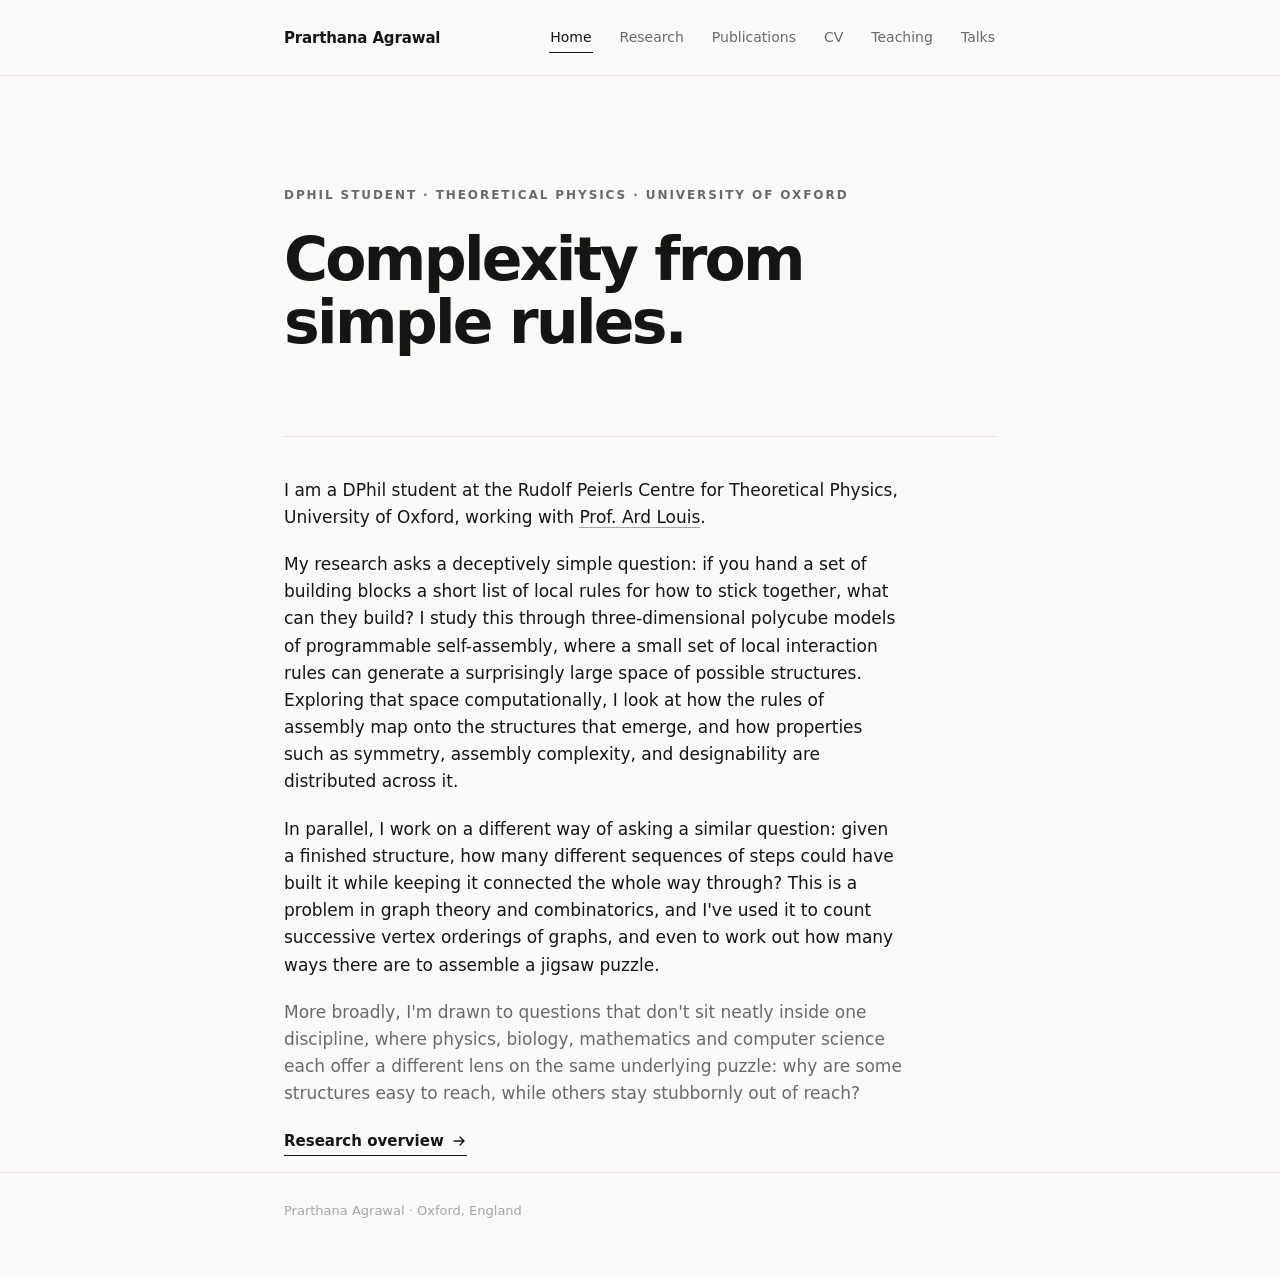
<file: index.html>
<!doctype html><html lang="en"><head><meta charset="utf-8"><meta name="viewport" content="width=device-width, initial-scale=1"><meta name="description" content="Prarthana Agrawal, theoretical physics, programmable self-assembly and graph theory, University of Oxford"><title>Prarthana Agrawal</title><link rel="stylesheet" href="site.css"></head><body>
<header class="site-header">
<nav class="nav">
<a class="brand" href="index.html">Prarthana Agrawal</a>
<button class="nav-toggle" aria-label="Open navigation">Menu</button>
<div class="nav-links">
<a href="index.html" class="active">Home</a>
<a href="research.html">Research</a>
<a href="publications.html">Publications</a>
<a href="cv.html">CV</a>
<a href="teaching.html">Teaching</a>
<a href="talks.html">Talks</a>
</div>
</nav>
</header>

<main>
<section class="hero">
<div class="page">
<div class="eyebrow">DPhil Student · Theoretical Physics · University of Oxford</div>
<h1>Complexity from simple rules.</h1>
</div>
</section>

<section class="section">
<div class="page">
<div class="rule"></div>
<div class="prose">
<p>I am a DPhil student at the Rudolf Peierls Centre for Theoretical Physics, University of Oxford, working with <a href="https://www.physics.ox.ac.uk/our-people/louis" target="_blank" rel="noreferrer">Prof. Ard Louis</a>.</p>
<p>My research asks a deceptively simple question: if you hand a set of building blocks a short list of local rules for how to stick together, what can they build? I study this through three-dimensional polycube models of programmable self-assembly, where a small set of local interaction rules can generate a surprisingly large space of possible structures. Exploring that space computationally, I look at how the rules of assembly map onto the structures that emerge, and how properties such as symmetry, assembly complexity, and designability are distributed across it.</p>
<p>In parallel, I work on a different way of asking a similar question: given a finished structure, how many different sequences of steps could have built it while keeping it connected the whole way through? This is a problem in graph theory and combinatorics, and I've used it to count successive vertex orderings of graphs, and even to work out how many ways there are to assemble a jigsaw puzzle.</p>
<p class="muted">More broadly, I'm drawn to questions that don't sit neatly inside one discipline, where physics, biology, mathematics and computer science each offer a different lens on the same underlying puzzle: why are some structures easy to reach, while others stay stubbornly out of reach?</p>
</div>
<p style="margin-top:8px"><a class="cta" href="research.html">Research overview <svg width="16" height="16" viewBox="0 0 16 16" fill="none"><path d="M3 8h10M9 4l4 4-4 4" stroke="currentColor" stroke-width="1.4" stroke-linecap="round" stroke-linejoin="round"/></svg></a></p>
</div>
</section>
</main>

<footer class="site-footer">
<div class="footer-inner">
<span>Prarthana Agrawal · Oxford, England</span>
</div>
</footer>
<script src="script.js"></script>
</body></html>
</file>
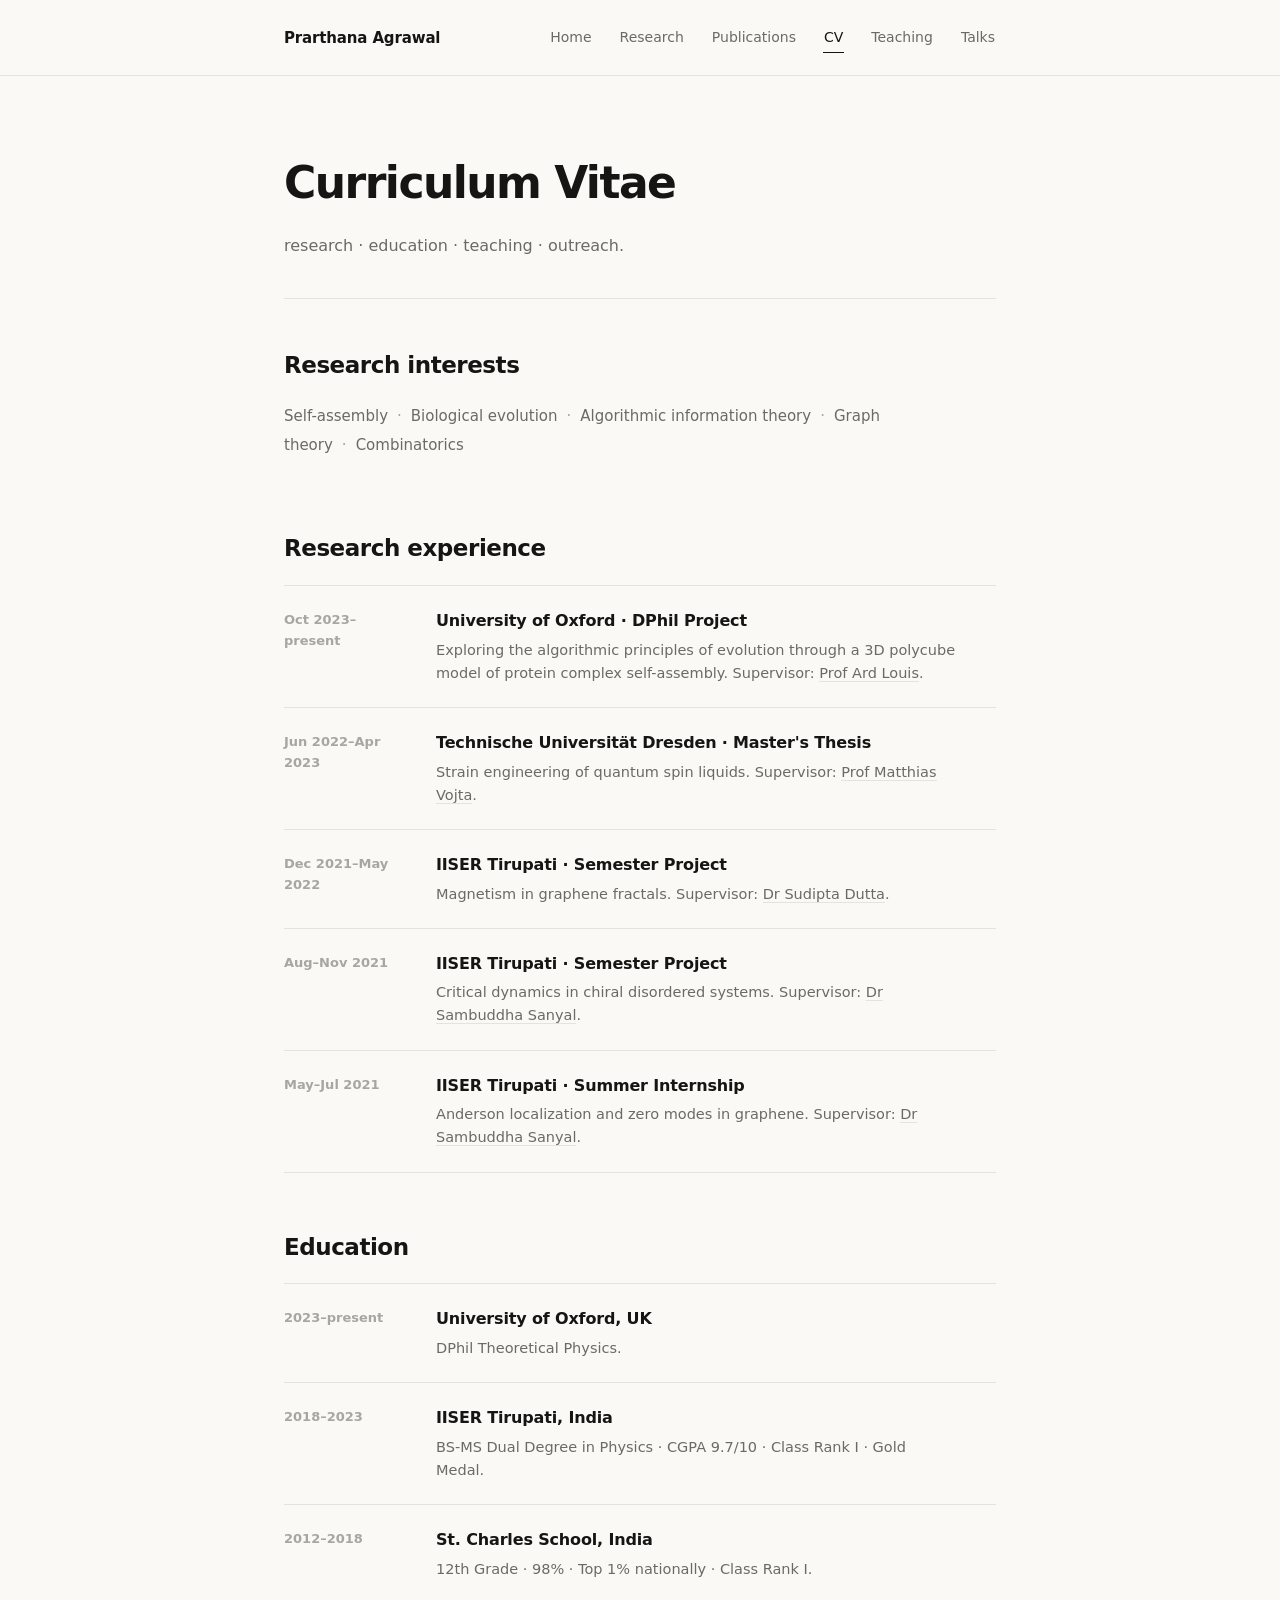
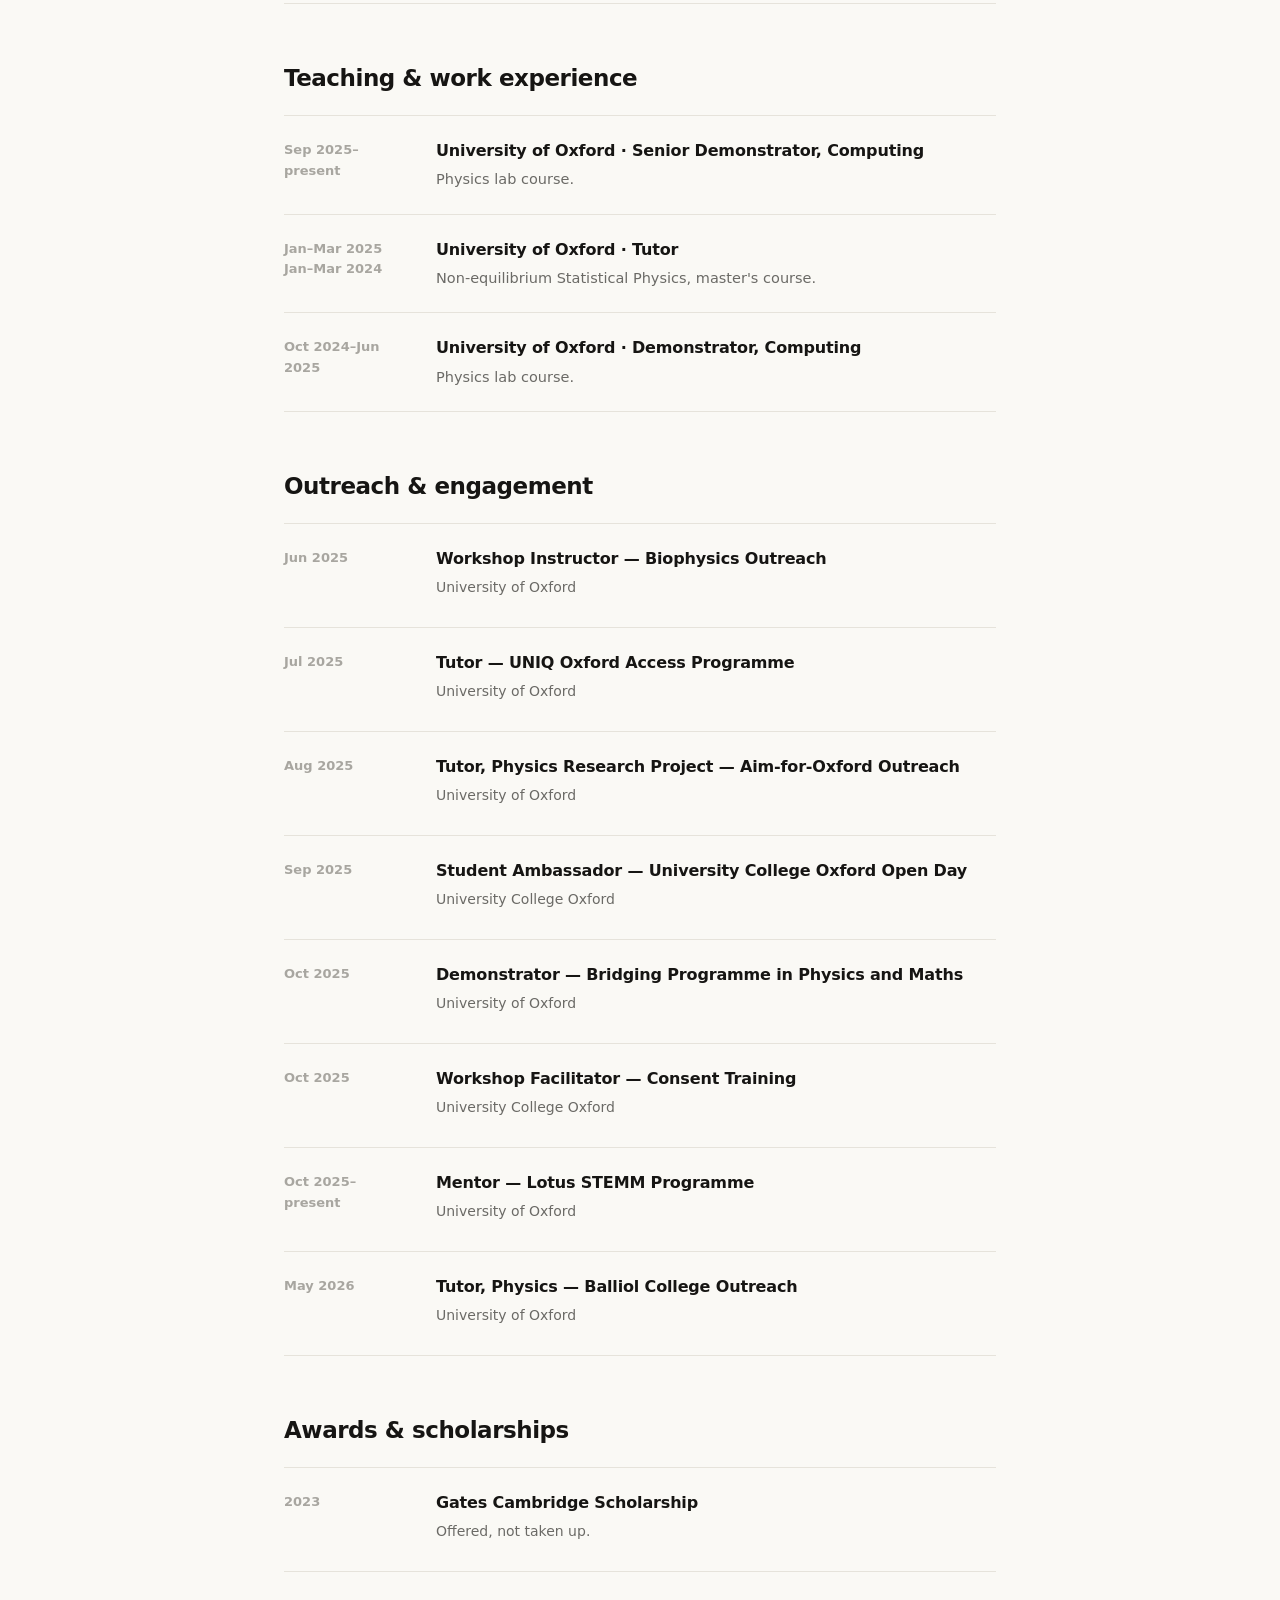
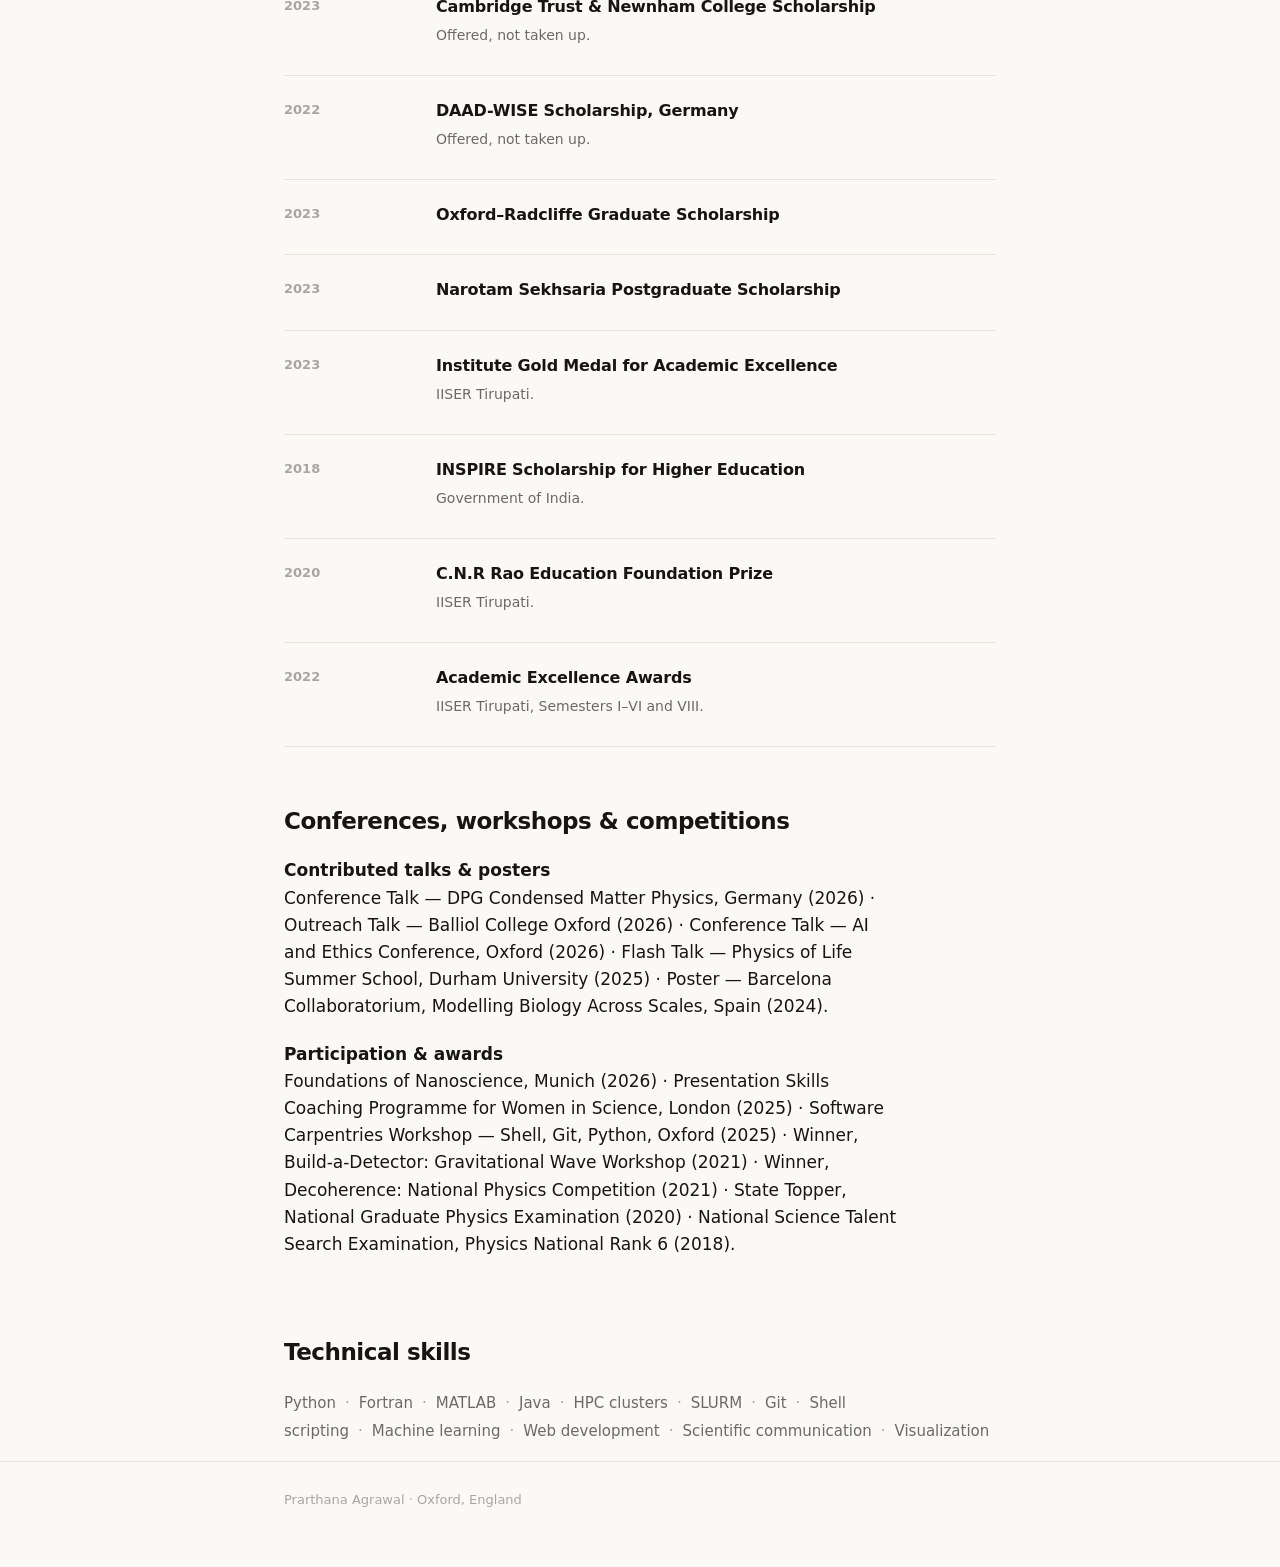
<file: cv.html>
<!doctype html><html lang="en"><head><meta charset="utf-8"><meta name="viewport" content="width=device-width, initial-scale=1"><meta name="description" content="Curriculum Vitae — Prarthana Agrawal"><title>CV · Prarthana Agrawal</title><link rel="stylesheet" href="site.css"></head><body>
<header class="site-header">
<nav class="nav">
<a class="brand" href="index.html">Prarthana Agrawal</a>
<button class="nav-toggle" aria-label="Open navigation">Menu</button>
<div class="nav-links">
<a href="index.html">Home</a>
<a href="research.html">Research</a>
<a href="publications.html">Publications</a>
<a href="cv.html" class="active">CV</a>
<a href="teaching.html">Teaching</a>
<a href="talks.html">Talks</a>
</div>
</nav>
</header>

<main class="page">
<div class="page-head">
<h1>Curriculum Vitae</h1>
<p>research · education · teaching · outreach.</p>
</div>

<section class="section">
<h2>Research interests</h2>
<p class="tag-line">Self-assembly<span class="sep">·</span>Biological evolution<span class="sep">·</span>Algorithmic information theory<span class="sep">·</span>Graph theory<span class="sep">·</span>Combinatorics</p>
</section>

<section class="section">
<h2>Research experience</h2>
<div class="entries">
<div class="entry"><time>Oct 2023–present</time><div><h3>University of Oxford · DPhil Project</h3><p>Exploring the algorithmic principles of evolution through a 3D polycube model of protein complex self-assembly. Supervisor: <a href="https://www.physics.ox.ac.uk/our-people/louis" target="_blank" rel="noreferrer">Prof Ard Louis</a>.</p></div></div>
<div class="entry"><time>Jun 2022–Apr 2023</time><div><h3>Technische Universität Dresden · Master's Thesis</h3><p>Strain engineering of quantum spin liquids. Supervisor: <a href="https://tu-dresden.de/mn/physik/itp/tfp/die-professur/inhaber?set_language=en" target="_blank" rel="noreferrer">Prof Matthias Vojta</a>.</p></div></div>
<div class="entry"><time>Dec 2021–May 2022</time><div><h3>IISER Tirupati · Semester Project</h3><p>Magnetism in graphene fractals. Supervisor: <a href="https://www.iisertirupati.ac.in/sudipta/" target="_blank" rel="noreferrer">Dr Sudipta Dutta</a>.</p></div></div>
<div class="entry"><time>Aug–Nov 2021</time><div><h3>IISER Tirupati · Semester Project</h3><p>Critical dynamics in chiral disordered systems. Supervisor: <a href="https://quantiki.github.io/" target="_blank" rel="noreferrer">Dr Sambuddha Sanyal</a>.</p></div></div>
<div class="entry"><time>May–Jul 2021</time><div><h3>IISER Tirupati · Summer Internship</h3><p>Anderson localization and zero modes in graphene. Supervisor: <a href="https://quantiki.github.io/" target="_blank" rel="noreferrer">Dr Sambuddha Sanyal</a>.</p></div></div>
</div>
</section>

<section class="section">
<h2>Education</h2>
<div class="entries">
<div class="entry"><time>2023–present</time><div><h3>University of Oxford, UK</h3><p>DPhil Theoretical Physics.</p></div></div>
<div class="entry"><time>2018–2023</time><div><h3>IISER Tirupati, India</h3><p>BS-MS Dual Degree in Physics · CGPA 9.7/10 · Class Rank I · Gold Medal.</p></div></div>
<div class="entry"><time>2012–2018</time><div><h3>St. Charles School, India</h3><p>12th Grade · 98% · Top 1% nationally · Class Rank I.</p></div></div>
</div>
</section>

<section class="section">
<h2>Teaching &amp; work experience</h2>
<div class="entries">
<div class="entry"><time>Sep 2025–present</time><div><h3>University of Oxford · Senior Demonstrator, Computing</h3><p>Physics lab course.</p></div></div>
<div class="entry"><time>Jan–Mar 2025<br>Jan–Mar 2024</time><div><h3>University of Oxford · Tutor</h3><p>Non-equilibrium Statistical Physics, master's course.</p></div></div>
<div class="entry"><time>Oct 2024–Jun 2025</time><div><h3>University of Oxford · Demonstrator, Computing</h3><p>Physics lab course.</p></div></div>
</div>
</section>

<section class="section">
<h2>Outreach &amp; engagement</h2>
<div class="entries">
<div class="entry"><time>Jun 2025</time><div><h3>Workshop Instructor — Biophysics Outreach</h3><p class="meta">University of Oxford</p></div></div>
<div class="entry"><time>Jul 2025</time><div><h3>Tutor — UNIQ Oxford Access Programme</h3><p class="meta">University of Oxford</p></div></div>
<div class="entry"><time>Aug 2025</time><div><h3>Tutor, Physics Research Project — Aim-for-Oxford Outreach</h3><p class="meta">University of Oxford</p></div></div>
<div class="entry"><time>Sep 2025</time><div><h3>Student Ambassador — University College Oxford Open Day</h3><p class="meta">University College Oxford</p></div></div>
<div class="entry"><time>Oct 2025</time><div><h3>Demonstrator — Bridging Programme in Physics and Maths</h3><p class="meta">University of Oxford</p></div></div>
<div class="entry"><time>Oct 2025</time><div><h3>Workshop Facilitator — Consent Training</h3><p class="meta">University College Oxford</p></div></div>
<div class="entry"><time>Oct 2025–present</time><div><h3>Mentor — Lotus STEMM Programme</h3><p class="meta">University of Oxford</p></div></div>
<div class="entry"><time>May 2026</time><div><h3>Tutor, Physics — Balliol College Outreach</h3><p class="meta">University of Oxford</p></div></div>
</div>
</section>

<section class="section">
<h2>Awards &amp; scholarships</h2>
<div class="entries">
<div class="entry"><time>2023</time><div><h3>Gates Cambridge Scholarship</h3><p class="meta">Offered, not taken up.</p></div></div>
<div class="entry"><time>2023</time><div><h3>Cambridge Trust &amp; Newnham College Scholarship</h3><p class="meta">Offered, not taken up.</p></div></div>
<div class="entry"><time>2022</time><div><h3>DAAD-WISE Scholarship, Germany</h3><p class="meta">Offered, not taken up.</p></div></div>
<div class="entry"><time>2023</time><div><h3>Oxford–Radcliffe Graduate Scholarship</h3></div></div>
<div class="entry"><time>2023</time><div><h3>Narotam Sekhsaria Postgraduate Scholarship</h3></div></div>
<div class="entry"><time>2023</time><div><h3>Institute Gold Medal for Academic Excellence</h3><p class="meta">IISER Tirupati.</p></div></div>
<div class="entry"><time>2018</time><div><h3>INSPIRE Scholarship for Higher Education</h3><p class="meta">Government of India.</p></div></div>
<div class="entry"><time>2020</time><div><h3>C.N.R Rao Education Foundation Prize</h3><p class="meta">IISER Tirupati.</p></div></div>
<div class="entry"><time>2022</time><div><h3>Academic Excellence Awards</h3><p class="meta">IISER Tirupati, Semesters I–VI and VIII.</p></div></div>
</div>
</section>

<section class="section">
<h2>Conferences, workshops &amp; competitions</h2>
<div class="prose">
<p><strong>Contributed talks &amp; posters</strong><br>Conference Talk — DPG Condensed Matter Physics, Germany (2026) · Outreach Talk — Balliol College Oxford (2026) · Conference Talk — AI and Ethics Conference, Oxford (2026) · Flash Talk — Physics of Life Summer School, Durham University (2025) · Poster — Barcelona Collaboratorium, Modelling Biology Across Scales, Spain (2024).</p>
<p><strong>Participation &amp; awards</strong><br>Foundations of Nanoscience, Munich (2026) · Presentation Skills Coaching Programme for Women in Science, London (2025) · Software Carpentries Workshop — Shell, Git, Python, Oxford (2025) · Winner, Build-a-Detector: Gravitational Wave Workshop (2021) · Winner, Decoherence: National Physics Competition (2021) · State Topper, National Graduate Physics Examination (2020) · National Science Talent Search Examination, Physics National Rank 6 (2018).</p>
</div>
</section>

<section class="section">
<h2>Technical skills</h2>
<p class="tag-line">Python<span class="sep">·</span>Fortran<span class="sep">·</span>MATLAB<span class="sep">·</span>Java<span class="sep">·</span>HPC clusters<span class="sep">·</span>SLURM<span class="sep">·</span>Git<span class="sep">·</span>Shell scripting<span class="sep">·</span>Machine learning<span class="sep">·</span>Web development<span class="sep">·</span>Scientific communication<span class="sep">·</span>Visualization</p>
</section>
</main>

<footer class="site-footer">
<div class="footer-inner">
<span>Prarthana Agrawal · Oxford, England</span>
</div>
</footer>
<script src="script.js"></script>
</body></html>
</file>
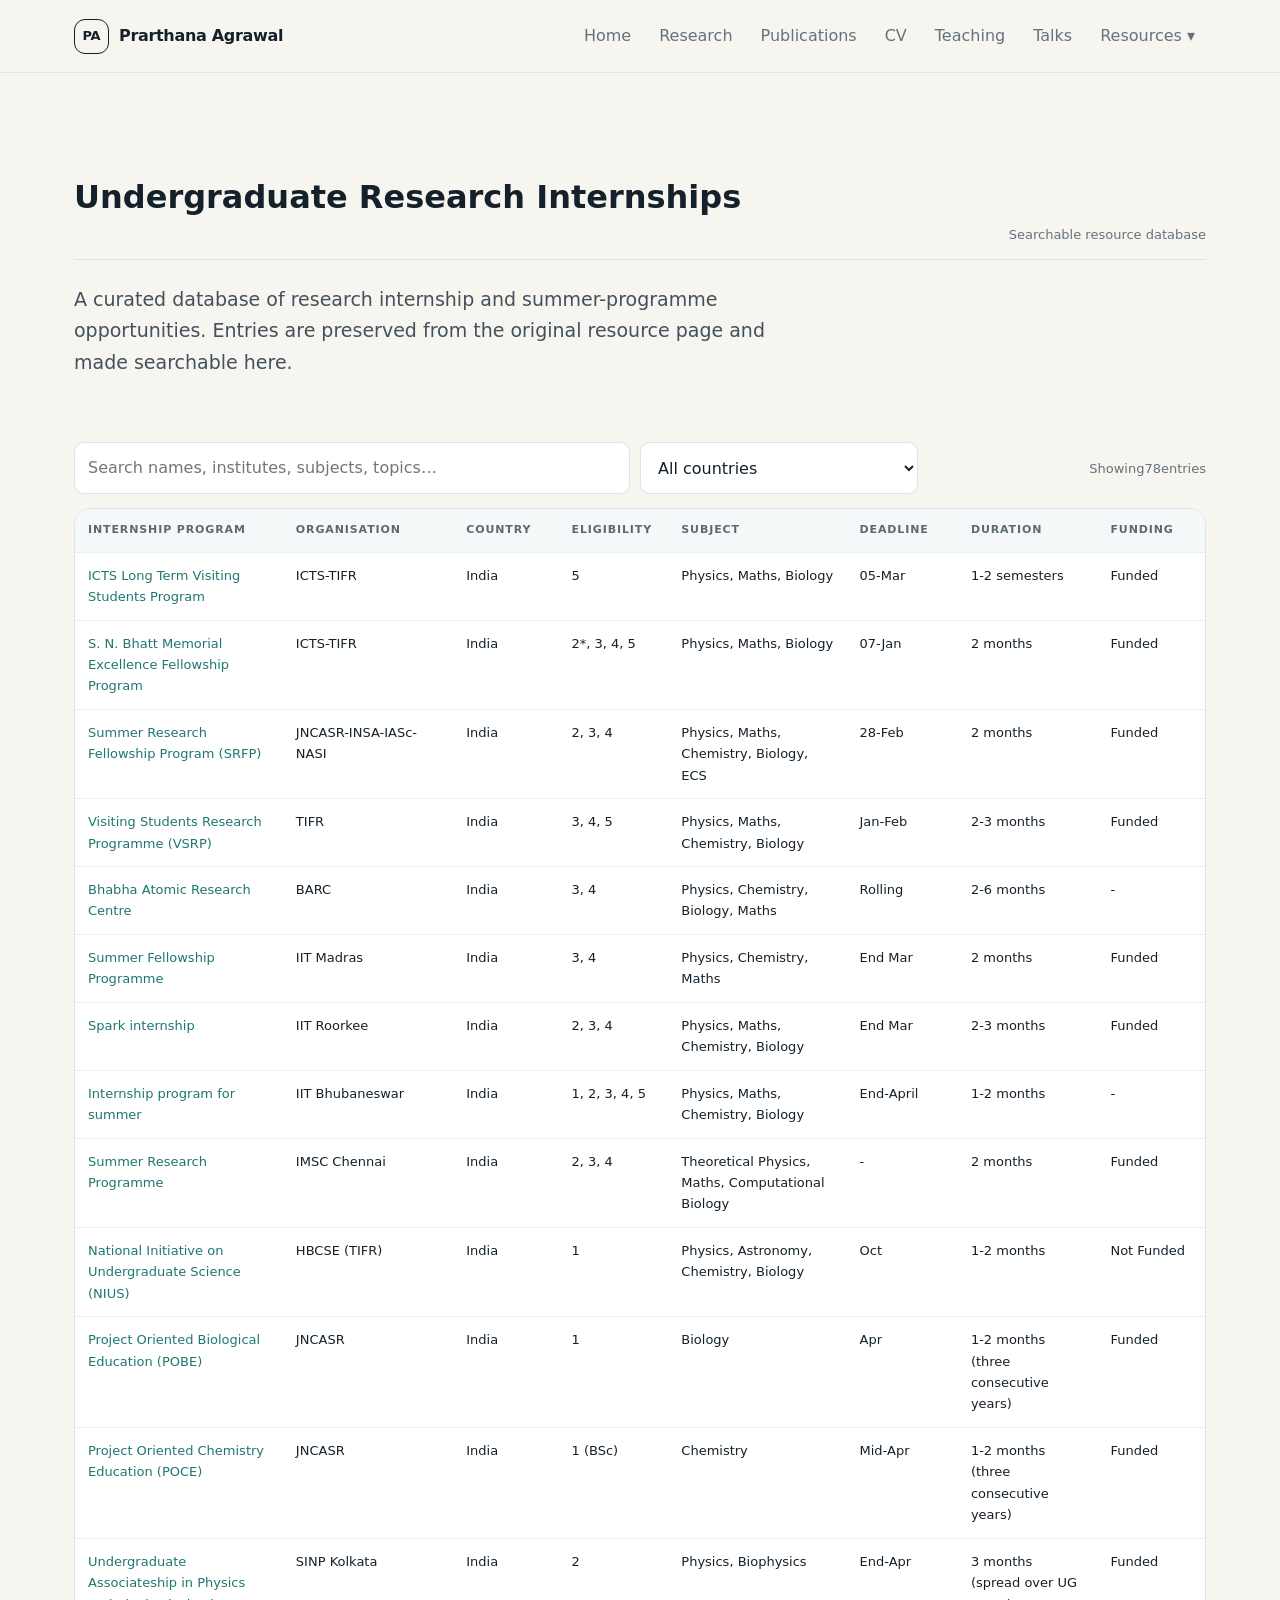
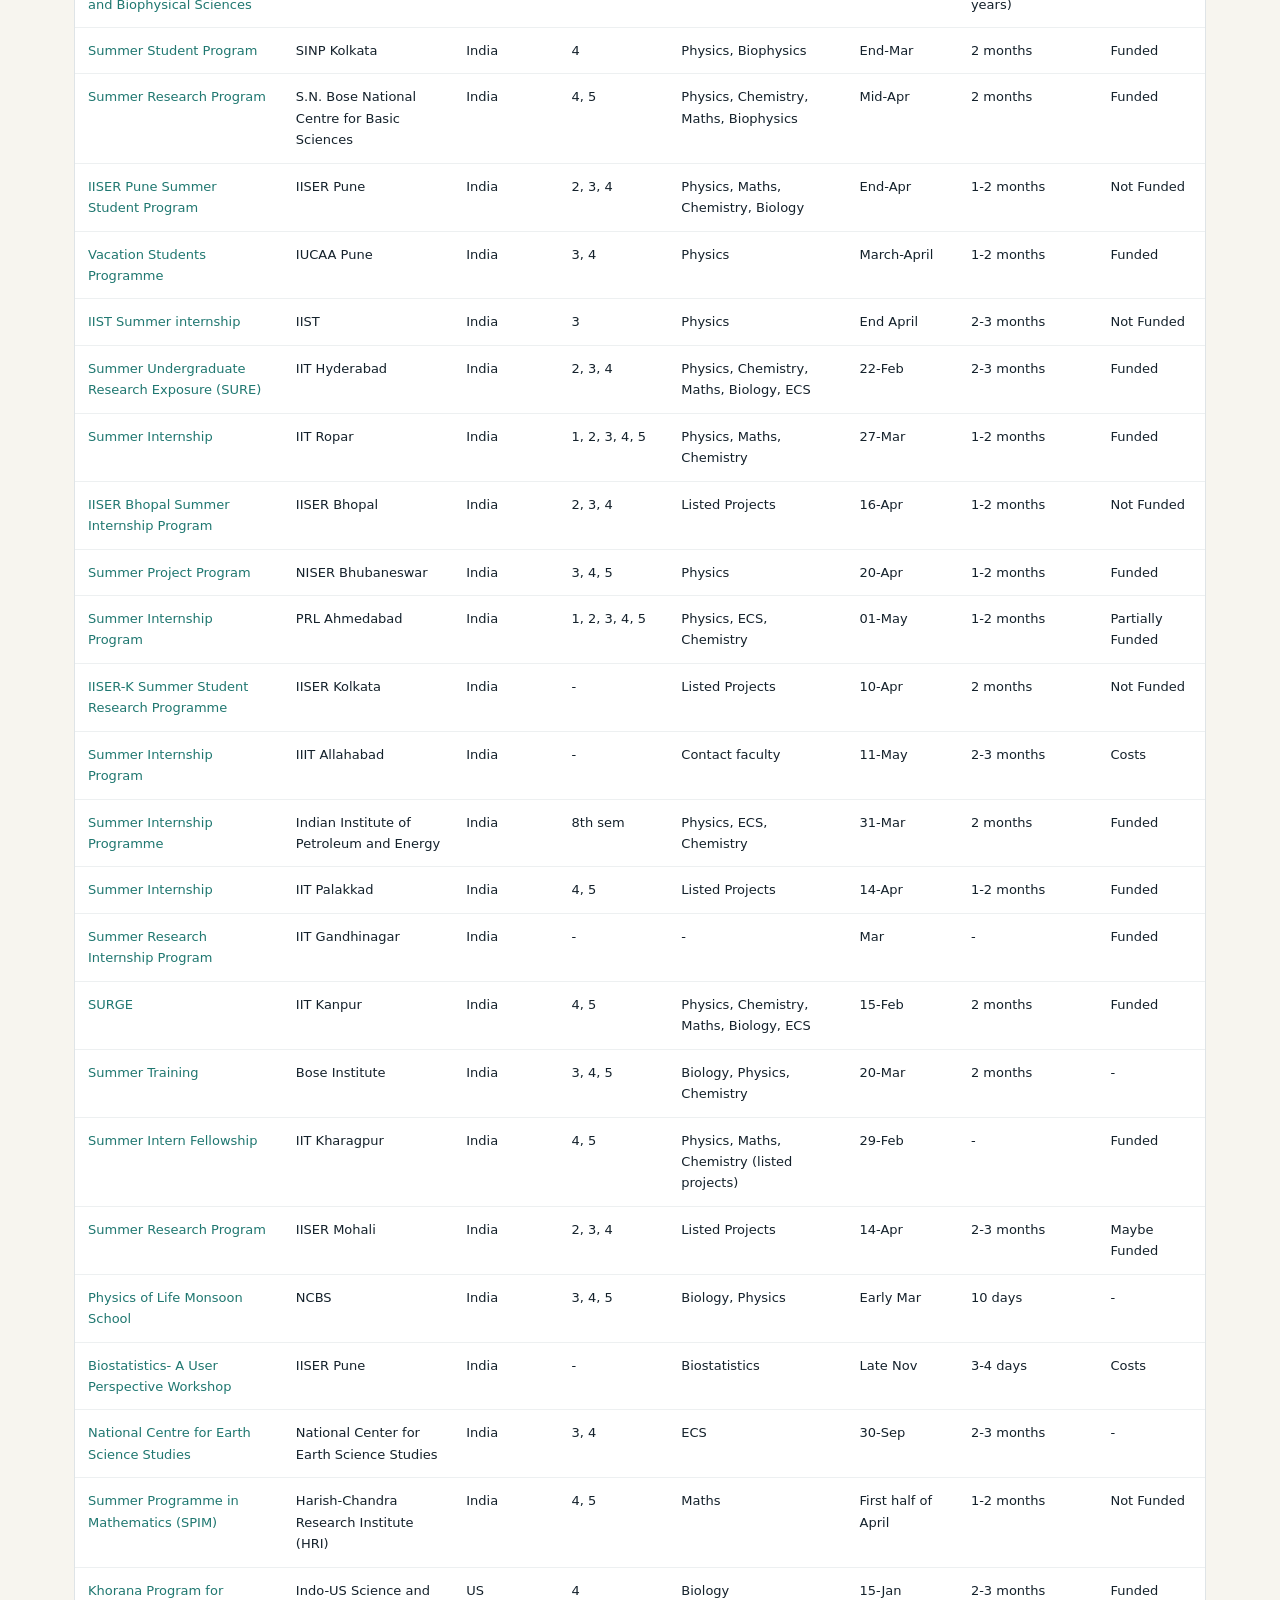
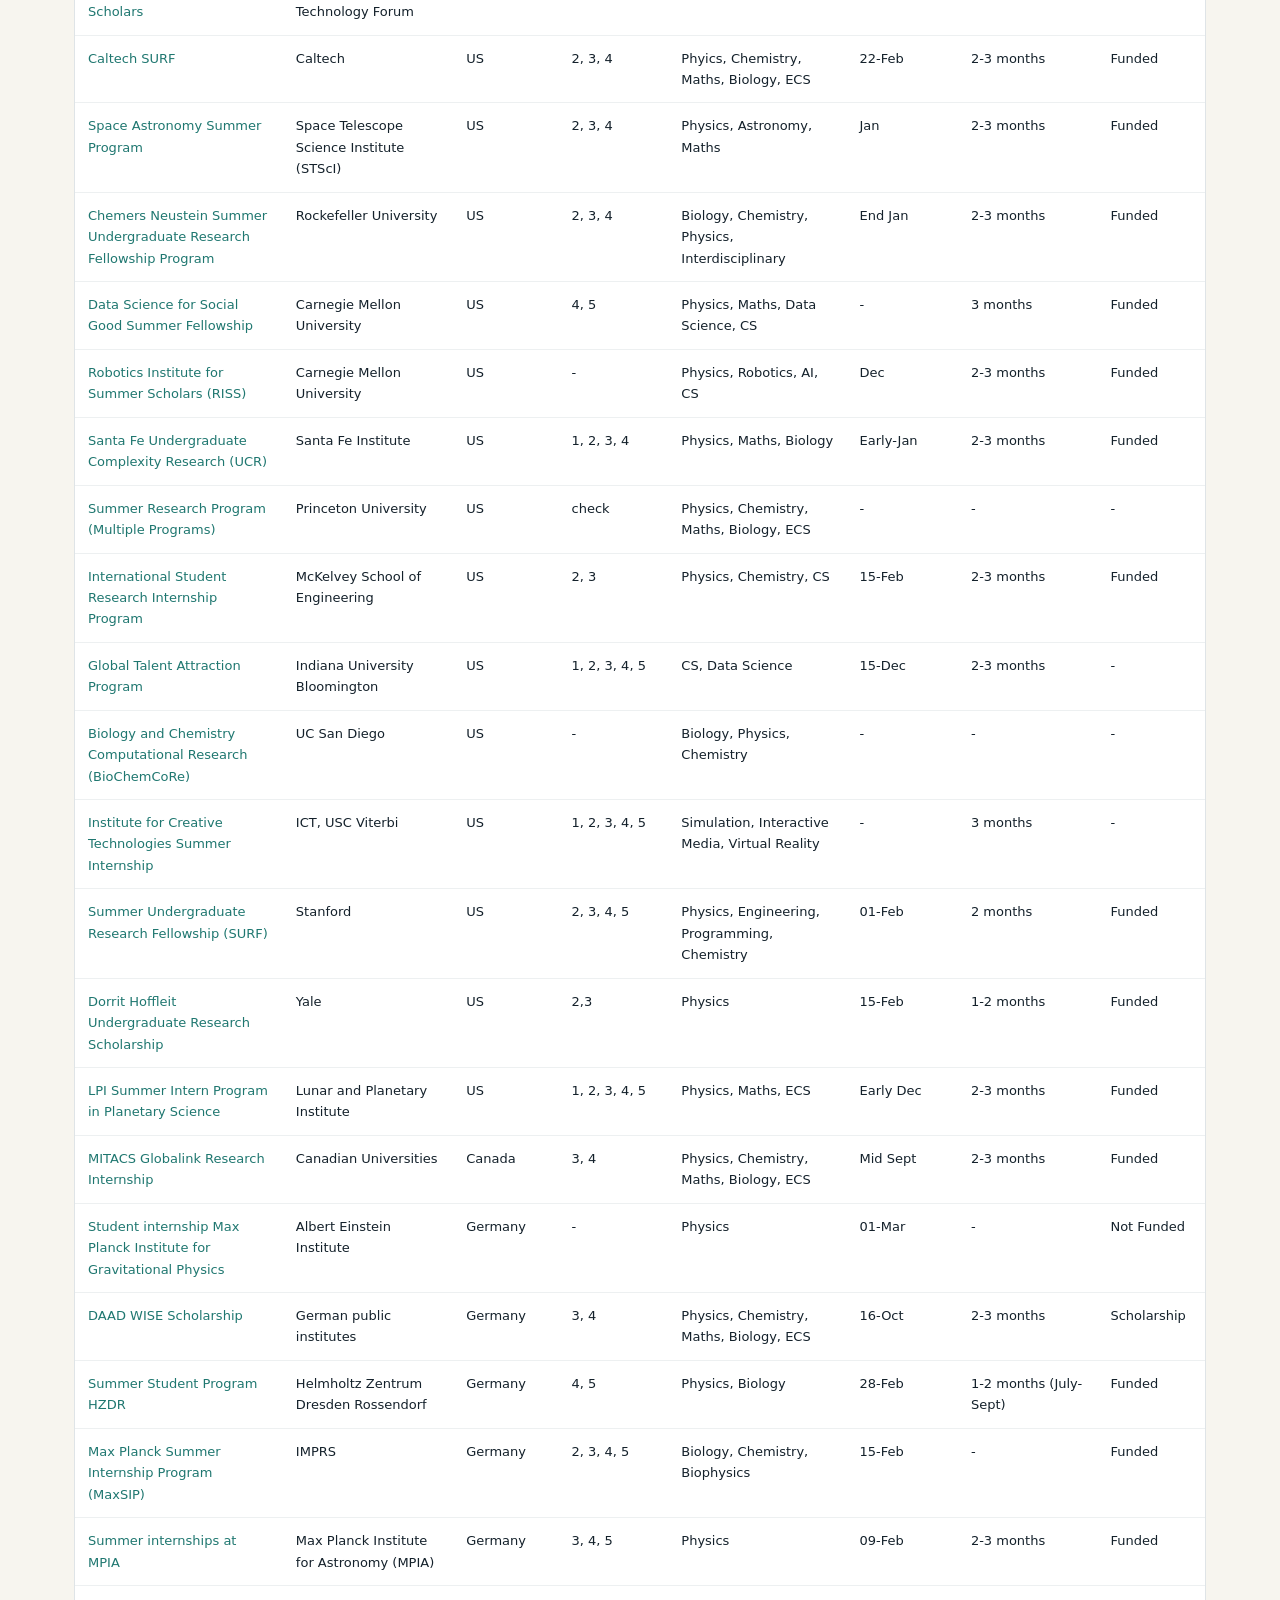
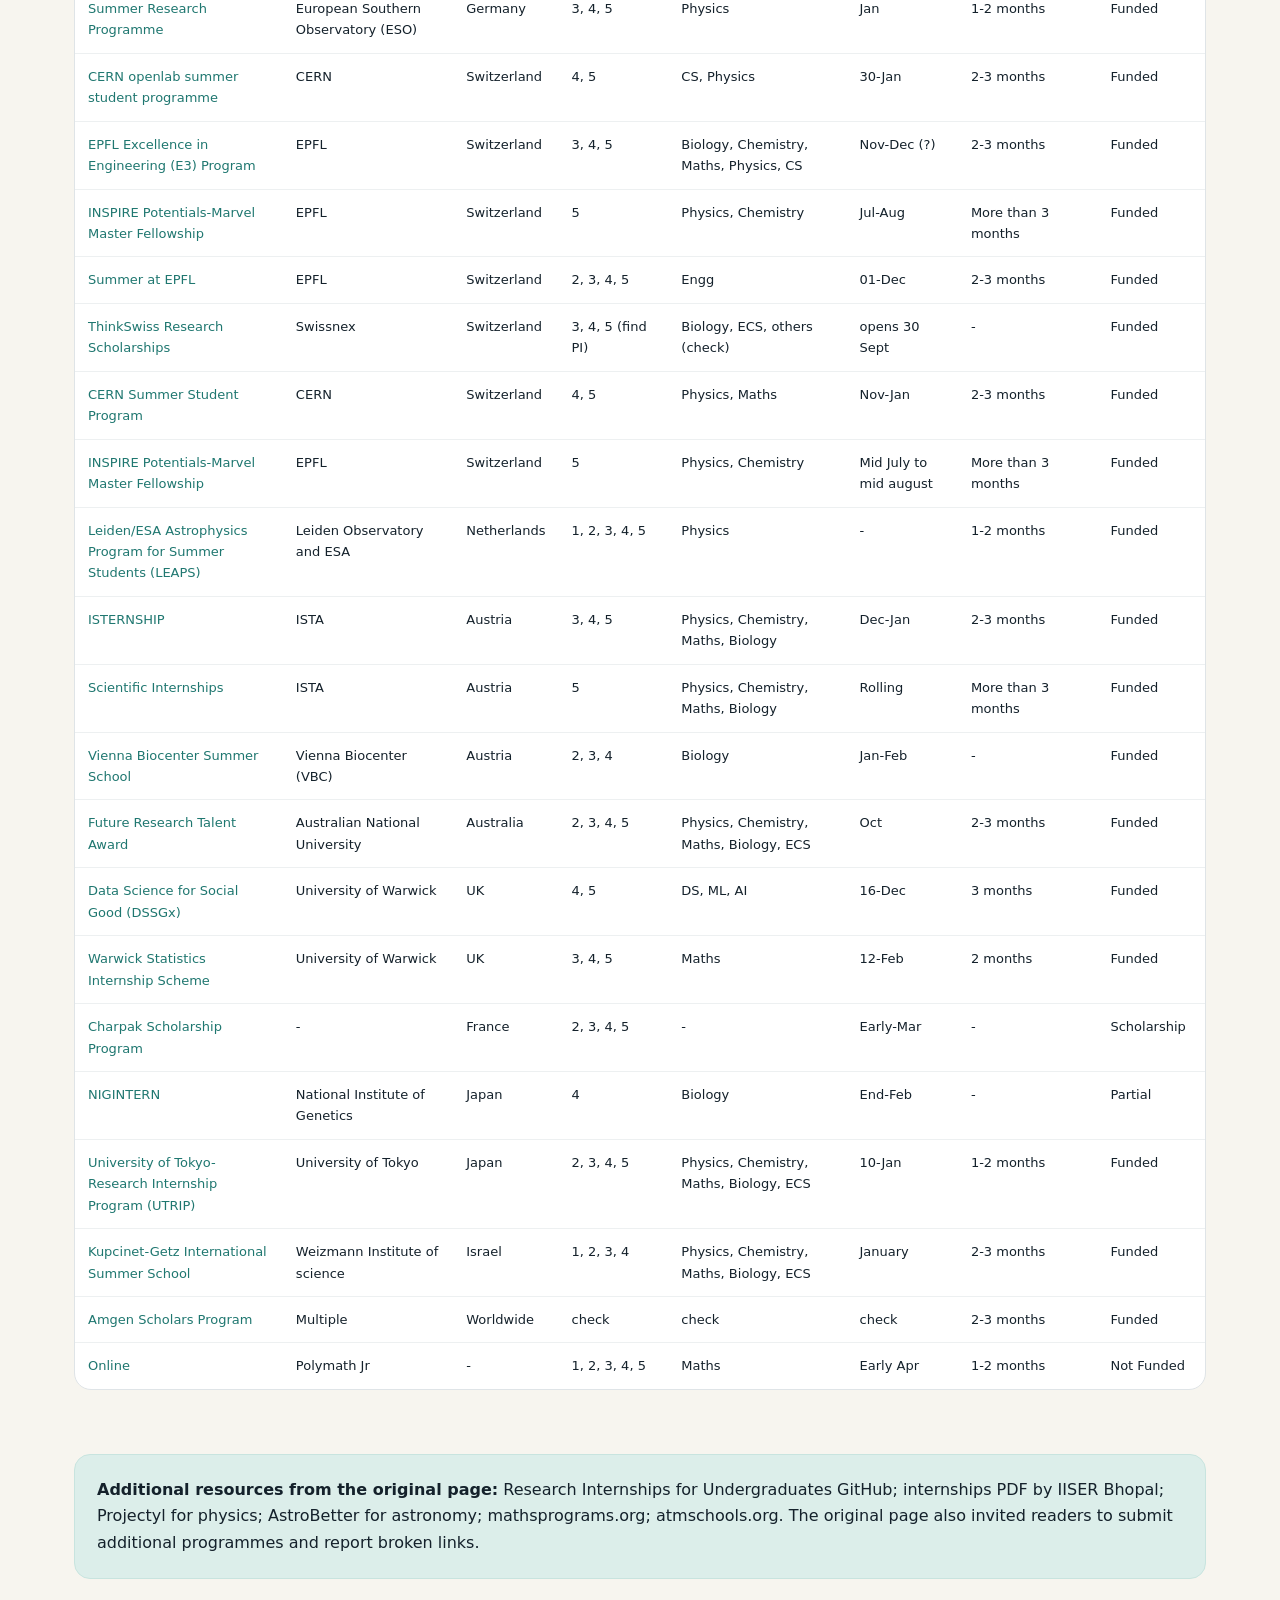
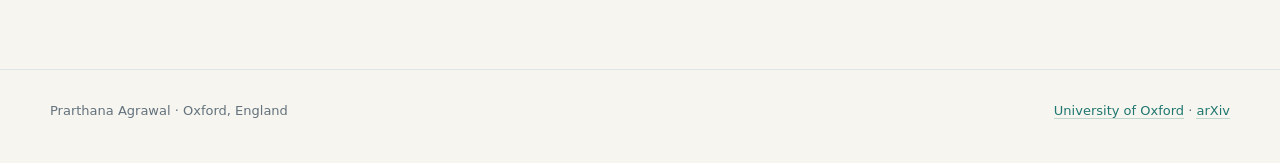
<file: internships.html>
<!doctype html><html lang="en"><head><meta charset="utf-8"><meta name="viewport" content="width=device-width, initial-scale=1"><meta name="description" content="Prarthana Agrawal — theoretical physics, self-assembly, graph theory and scientific resources"><title>Undergraduate Research Internships · Prarthana Agrawal</title><link rel="stylesheet" href="styles.css"></head><body><header class="site-header"><nav class="nav"><a class="brand" href="index.html"><span class="brand-mark">PA</span><span>Prarthana Agrawal</span></a><button class="nav-toggle" aria-label="Open navigation">Menu</button><div class="nav-links"><a href="index.html">Home</a><a href="research.html">Research</a><a href="publications.html">Publications</a><a href="cv.html">CV</a><a href="teaching.html">Teaching</a><a href="talks.html">Talks</a><div class="dropdown"><button class="dropbtn">Resources ▾</button><div class="dropdown-menu"><a href="resources.html">Resource Hub</a><a href="internships.html">Undergraduate Internships</a><a href="theses.html">MS Thesis Database</a></div></div></div></nav></header><main class="page"><div class="section-head"><h1>Undergraduate Research Internships</h1><span class="kicker">Searchable resource database</span></div><p class="lede">A curated database of research internship and summer-programme opportunities. Entries are preserved from the original resource page and made searchable here.</p><section class="section database"><div class="toolbar"><input class="table-search" placeholder="Search names, institutes, subjects, topics…"><select class="year-filter"><option value="">All countries</option><option value="-">-</option><option value="Australia">Australia</option><option value="Austria">Austria</option><option value="Canada">Canada</option><option value="France">France</option><option value="Germany">Germany</option><option value="India">India</option><option value="Israel">Israel</option><option value="Japan">Japan</option><option value="Netherlands">Netherlands</option><option value="Switzerland">Switzerland</option><option value="UK">UK</option><option value="US">US</option><option value="Worldwide">Worldwide</option></select><div class="count">Showing <span class="count-number">0</span> entries</div></div><div class="table-wrap"><table class="data-table"><thead><tr><th>Internship Program</th><th>Organisation</th><th>Country</th><th>Eligibility</th><th>Subject</th><th>Deadline</th><th>Duration</th><th>Funding</th></tr></thead><tbody><tr data-year="India"><td><a href="https://www.icts.res.in" target="_blank" rel="noreferrer">ICTS Long Term Visiting Students Program</a></td><td>ICTS-TIFR</td><td>India</td><td>5</td><td>Physics, Maths, Biology</td><td>05-Mar</td><td>1-2 semesters</td><td>Funded</td></tr><tr data-year="India"><td><a href="https://www.icts.res.in" target="_blank" rel="noreferrer">S. N. Bhatt Memorial Excellence Fellowship Program</a></td><td>ICTS-TIFR</td><td>India</td><td>2*, 3, 4, 5</td><td>Physics, Maths, Biology</td><td>07-Jan</td><td>2 months</td><td>Funded</td></tr><tr data-year="India"><td><a href="https://www.jncasr.ac.in" target="_blank" rel="noreferrer">Summer Research Fellowship Program (SRFP)</a></td><td>JNCASR-INSA-IASc-NASI</td><td>India</td><td>2, 3, 4</td><td>Physics, Maths, Chemistry, Biology, ECS</td><td>28-Feb</td><td>2 months</td><td>Funded</td></tr><tr data-year="India"><td><a href="https://www.tifr.res.in" target="_blank" rel="noreferrer">Visiting Students Research Programme (VSRP)</a></td><td>TIFR</td><td>India</td><td>3, 4, 5</td><td>Physics, Maths, Chemistry, Biology</td><td>Jan-Feb</td><td>2-3 months</td><td>Funded</td></tr><tr data-year="India"><td><a href="https://www.barc.gov.in" target="_blank" rel="noreferrer">Bhabha Atomic Research Centre</a></td><td>BARC</td><td>India</td><td>3, 4</td><td>Physics, Chemistry, Biology, Maths</td><td>Rolling</td><td>2-6 months</td><td>-</td></tr><tr data-year="India"><td><a href="https://sfp.iitm.ac.in" target="_blank" rel="noreferrer">Summer Fellowship Programme</a></td><td>IIT Madras</td><td>India</td><td>3, 4</td><td>Physics, Chemistry, Maths</td><td>End Mar</td><td>2 months</td><td>Funded</td></tr><tr data-year="India"><td><a href="https://spark.iitr.ac.in" target="_blank" rel="noreferrer">Spark internship</a></td><td>IIT Roorkee</td><td>India</td><td>2, 3, 4</td><td>Physics, Maths, Chemistry, Biology</td><td>End Mar</td><td>2-3 months</td><td>Funded</td></tr><tr data-year="India"><td><a href="https://webapps.iitbbs.ac.in" target="_blank" rel="noreferrer">Internship program for summer</a></td><td>IIT Bhubaneswar</td><td>India</td><td>1, 2, 3, 4, 5</td><td>Physics, Maths, Chemistry, Biology</td><td>End-April</td><td>1-2 months</td><td>-</td></tr><tr data-year="India"><td><a href="https://www.imsc.res.in" target="_blank" rel="noreferrer">Summer Research Programme</a></td><td>IMSC Chennai</td><td>India</td><td>2, 3, 4</td><td>Theoretical Physics, Maths, Computational Biology</td><td>-</td><td>2 months</td><td>Funded</td></tr><tr data-year="India"><td><a href="https://nius.hbcse.tifr.res.in" target="_blank" rel="noreferrer">National Initiative on Undergraduate Science (NIUS)</a></td><td>HBCSE (TIFR)</td><td>India</td><td>1</td><td>Physics, Astronomy, Chemistry, Biology</td><td>Oct</td><td>1-2 months</td><td>Not Funded</td></tr><tr data-year="India"><td><a href="https://www.jncasr.ac.in" target="_blank" rel="noreferrer">Project Oriented Biological Education (POBE)</a></td><td>JNCASR</td><td>India</td><td>1</td><td>Biology</td><td>Apr</td><td>1-2 months (three consecutive years)</td><td>Funded</td></tr><tr data-year="India"><td><a href="https://www.jncasr.ac.in" target="_blank" rel="noreferrer">Project Oriented Chemistry Education (POCE)</a></td><td>JNCASR</td><td>India</td><td>1 (BSc)</td><td>Chemistry</td><td>Mid-Apr</td><td>1-2 months (three consecutive years)</td><td>Funded</td></tr><tr data-year="India"><td><a href="https://www.saha.ac.in" target="_blank" rel="noreferrer">Undergraduate Associateship in Physics and Biophysical Sciences</a></td><td>SINP Kolkata</td><td>India</td><td>2</td><td>Physics, Biophysics</td><td>End-Apr</td><td>3 months (spread over UG years)</td><td>Funded</td></tr><tr data-year="India"><td><a href="https://www.saha.ac.in" target="_blank" rel="noreferrer">Summer Student Program</a></td><td>SINP Kolkata</td><td>India</td><td>4</td><td>Physics, Biophysics</td><td>End-Mar</td><td>2 months</td><td>Funded</td></tr><tr data-year="India"><td><a href="https://newweb.bose.res.in" target="_blank" rel="noreferrer">Summer Research Program</a></td><td>S.N. Bose National Centre for Basic Sciences</td><td>India</td><td>4, 5</td><td>Physics, Chemistry, Maths, Biophysics</td><td>Mid-Apr</td><td>2 months</td><td>Funded</td></tr><tr data-year="India"><td><a href="https://www3.iiserpune.ac.in" target="_blank" rel="noreferrer">IISER Pune Summer Student Program</a></td><td>IISER Pune</td><td>India</td><td>2, 3, 4</td><td>Physics, Maths, Chemistry, Biology</td><td>End-Apr</td><td>1-2 months</td><td>Not Funded</td></tr><tr data-year="India"><td><a href="https://www.iucaa.in" target="_blank" rel="noreferrer">Vacation Students Programme</a></td><td>IUCAA Pune</td><td>India</td><td>3, 4</td><td>Physics</td><td>March-April</td><td>1-2 months</td><td>Funded</td></tr><tr data-year="India"><td><a href="https://admission.iist.ac.in" target="_blank" rel="noreferrer">IIST Summer internship</a></td><td>IIST</td><td>India</td><td>3</td><td>Physics</td><td>End April</td><td>2-3 months</td><td>Not Funded</td></tr><tr data-year="India"><td><a href="https://iith.ac.in" target="_blank" rel="noreferrer">Summer Undergraduate Research Exposure (SURE)</a></td><td>IIT Hyderabad</td><td>India</td><td>2, 3, 4</td><td>Physics, Chemistry, Maths, Biology, ECS</td><td>22-Feb</td><td>2-3 months</td><td>Funded</td></tr><tr data-year="India"><td><a href="https://www.iitrpr.ac.in" target="_blank" rel="noreferrer">Summer Internship</a></td><td>IIT Ropar</td><td>India</td><td>1, 2, 3, 4, 5</td><td>Physics, Maths, Chemistry</td><td>27-Mar</td><td>1-2 months</td><td>Funded</td></tr><tr data-year="India"><td><a href="https://www.iiserb.ac.in" target="_blank" rel="noreferrer">IISER Bhopal Summer Internship Program</a></td><td>IISER Bhopal</td><td>India</td><td>2, 3, 4</td><td>Listed Projects</td><td>16-Apr</td><td>1-2 months</td><td>Not Funded</td></tr><tr data-year="India"><td><a href="https://www.niser.ac.in" target="_blank" rel="noreferrer">Summer Project Program</a></td><td>NISER Bhubaneswar</td><td>India</td><td>3, 4, 5</td><td>Physics</td><td>20-Apr</td><td>1-2 months</td><td>Funded</td></tr><tr data-year="India"><td><a href="https://www.prl.res.in" target="_blank" rel="noreferrer">Summer Internship Program</a></td><td>PRL Ahmedabad</td><td>India</td><td>1, 2, 3, 4, 5</td><td>Physics, ECS, Chemistry</td><td>01-May</td><td>1-2 months</td><td>Partially Funded</td></tr><tr data-year="India"><td><a href="https://www.iiserkol.ac.in" target="_blank" rel="noreferrer">IISER-K Summer Student Research Programme</a></td><td>IISER Kolkata</td><td>India</td><td>-</td><td>Listed Projects</td><td>10-Apr</td><td>2 months</td><td>Not Funded</td></tr><tr data-year="India"><td><a href="https://internship.iiita.ac.in" target="_blank" rel="noreferrer">Summer Internship Program</a></td><td>IIIT Allahabad</td><td>India</td><td>-</td><td>Contact faculty</td><td>11-May</td><td>2-3 months</td><td>Costs</td></tr><tr data-year="India"><td><a href="https://iipe.ac.in" target="_blank" rel="noreferrer">Summer Internship Programme</a></td><td>Indian Institute of Petroleum and Energy</td><td>India</td><td>8th sem</td><td>Physics, ECS, Chemistry</td><td>31-Mar</td><td>2 months</td><td>Funded</td></tr><tr data-year="India"><td><a href="https://sun.iitpkd.ac.in" target="_blank" rel="noreferrer">Summer Internship</a></td><td>IIT Palakkad</td><td>India</td><td>4, 5</td><td>Listed Projects</td><td>14-Apr</td><td>1-2 months</td><td>Funded</td></tr><tr data-year="India"><td><a href="https://srip.iitgn.ac.in" target="_blank" rel="noreferrer">Summer Research Internship Program</a></td><td>IIT Gandhinagar</td><td>India</td><td>-</td><td>-</td><td>Mar</td><td>-</td><td>Funded</td></tr><tr data-year="India"><td><a href="https://surge.iitk.ac.in" target="_blank" rel="noreferrer">SURGE</a></td><td>IIT Kanpur</td><td>India</td><td>4, 5</td><td>Physics, Chemistry, Maths, Biology, ECS</td><td>15-Feb</td><td>2 months</td><td>Funded</td></tr><tr data-year="India"><td><a href="https://www.jcbose.ac.in" target="_blank" rel="noreferrer">Summer Training</a></td><td>Bose Institute</td><td>India</td><td>3, 4, 5</td><td>Biology, Physics, Chemistry</td><td>20-Mar</td><td>2 months</td><td>-</td></tr><tr data-year="India"><td><a href="https://www.cts.iitkgp.ac.in" target="_blank" rel="noreferrer">Summer Intern Fellowship</a></td><td>IIT Kharagpur</td><td>India</td><td>4, 5</td><td>Physics, Maths, Chemistry (listed projects)</td><td>29-Feb</td><td>-</td><td>Funded</td></tr><tr data-year="India"><td><a href="https://www.iisermohali.ac.in" target="_blank" rel="noreferrer">Summer Research Program</a></td><td>IISER Mohali</td><td>India</td><td>2, 3, 4</td><td>Listed Projects</td><td>14-Apr</td><td>2-3 months</td><td>Maybe Funded</td></tr><tr data-year="India"><td><a href="https://www.ncbs.res.in" target="_blank" rel="noreferrer">Physics of Life Monsoon School</a></td><td>NCBS</td><td>India</td><td>3, 4, 5</td><td>Biology, Physics</td><td>Early Mar</td><td>10 days</td><td>-</td></tr><tr data-year="India"><td><a href="https://sites.google.com" target="_blank" rel="noreferrer">Biostatistics- A User Perspective Workshop</a></td><td>IISER Pune</td><td>India</td><td>-</td><td>Biostatistics</td><td>Late Nov</td><td>3-4 days</td><td>Costs</td></tr><tr data-year="India"><td><a href="https://www.ncess.gov.in" target="_blank" rel="noreferrer">National Centre for Earth Science Studies</a></td><td>National Center for Earth Science Studies</td><td>India</td><td>3, 4</td><td>ECS</td><td>30-Sep</td><td>2-3 months</td><td>-</td></tr><tr data-year="India"><td><a href="https://www.hri.res.in" target="_blank" rel="noreferrer">Summer Programme in Mathematics (SPIM)</a></td><td>Harish-Chandra Research Institute (HRI)</td><td>India</td><td>4, 5</td><td>Maths</td><td>First half of April</td><td>1-2 months</td><td>Not Funded</td></tr><tr data-year="US"><td><a href="https://iusstf.org" target="_blank" rel="noreferrer">Khorana Program for Scholars</a></td><td>Indo-US Science and Technology Forum</td><td>US</td><td>4</td><td>Biology</td><td>15-Jan</td><td>2-3 months</td><td>Funded</td></tr><tr data-year="US"><td><a href="https://sfp.caltech.edu" target="_blank" rel="noreferrer">Caltech SURF</a></td><td>Caltech</td><td>US</td><td>2, 3, 4</td><td>Phyics, Chemistry, Maths, Biology, ECS</td><td>22-Feb</td><td>2-3 months</td><td>Funded</td></tr><tr data-year="US"><td><a href="https://www.stsci.edu" target="_blank" rel="noreferrer">Space Astronomy Summer Program</a></td><td>Space Telescope Science Institute (STScI)</td><td>US</td><td>2, 3, 4</td><td>Physics, Astronomy, Maths</td><td>Jan</td><td>2-3 months</td><td>Funded</td></tr><tr data-year="US"><td><a href="https://www.rockefeller.edu" target="_blank" rel="noreferrer">Chemers Neustein Summer Undergraduate Research Fellowship Program</a></td><td>Rockefeller University</td><td>US</td><td>2, 3, 4</td><td>Biology, Chemistry, Physics, Interdisciplinary</td><td>End Jan</td><td>2-3 months</td><td>Funded</td></tr><tr data-year="US"><td><a href="https://www.dssgfellowship.org" target="_blank" rel="noreferrer">Data Science for Social Good Summer Fellowship</a></td><td>Carnegie Mellon University</td><td>US</td><td>4, 5</td><td>Physics, Maths, Data Science, CS</td><td>-</td><td>3 months</td><td>Funded</td></tr><tr data-year="US"><td><a href="https://riss.ri.cmu.edu" target="_blank" rel="noreferrer">Robotics Institute for Summer Scholars (RISS)</a></td><td>Carnegie Mellon University</td><td>US</td><td>-</td><td>Physics, Robotics, AI, CS</td><td>Dec</td><td>2-3 months</td><td>Funded</td></tr><tr data-year="US"><td><a href="https://www.santafe.edu" target="_blank" rel="noreferrer">Santa Fe Undergraduate Complexity Research (UCR)</a></td><td>Santa Fe Institute</td><td>US</td><td>1, 2, 3, 4</td><td>Physics, Maths, Biology</td><td>Early-Jan</td><td>2-3 months</td><td>Funded</td></tr><tr data-year="US"><td><a href="https://undergraduateresearch.princeton.edu" target="_blank" rel="noreferrer">Summer Research Program (Multiple Programs)</a></td><td>Princeton University</td><td>US</td><td>check</td><td>Physics, Chemistry, Maths, Biology, ECS</td><td>-</td><td>-</td><td>-</td></tr><tr data-year="US"><td><a href="https://engineering.wustl.edu" target="_blank" rel="noreferrer">International Student Research Internship Program</a></td><td>McKelvey School of Engineering</td><td>US</td><td>2, 3</td><td>Physics, Chemistry, CS</td><td>15-Feb</td><td>2-3 months</td><td>Funded</td></tr><tr data-year="US"><td><a href="https://luddy.indiana.edu" target="_blank" rel="noreferrer">Global Talent Attraction Program</a></td><td>Indiana University Bloomington</td><td>US</td><td>1, 2, 3, 4, 5</td><td>CS, Data Science</td><td>15-Dec</td><td>2-3 months</td><td>-</td></tr><tr data-year="US"><td><a href="https://summer.ucsd.edu" target="_blank" rel="noreferrer">Biology and Chemistry Computational Research (BioChemCoRe)</a></td><td>UC San Diego</td><td>US</td><td>-</td><td>Biology, Physics, Chemistry</td><td>-</td><td>-</td><td>-</td></tr><tr data-year="US"><td><a href="https://ict.usc.edu" target="_blank" rel="noreferrer">Institute for Creative Technologies Summer Internship</a></td><td>ICT, USC Viterbi</td><td>US</td><td>1, 2, 3, 4, 5</td><td>Simulation, Interactive Media, Virtual Reality</td><td>-</td><td>3 months</td><td>-</td></tr><tr data-year="US"><td><a href="https://engineering.stanford.edu" target="_blank" rel="noreferrer">Summer Undergraduate Research Fellowship (SURF)</a></td><td>Stanford</td><td>US</td><td>2, 3, 4, 5</td><td>Physics, Engineering, Programming, Chemistry</td><td>01-Feb</td><td>2 months</td><td>Funded</td></tr><tr data-year="US"><td><a href="https://astronomy.yale.edu" target="_blank" rel="noreferrer">Dorrit Hoffleit Undergraduate Research Scholarship</a></td><td>Yale</td><td>US</td><td>2,3</td><td>Physics</td><td>15-Feb</td><td>1-2 months</td><td>Funded</td></tr><tr data-year="US"><td><a href="https://www.lpi.usra.edu" target="_blank" rel="noreferrer">LPI Summer Intern Program in Planetary Science</a></td><td>Lunar and Planetary Institute</td><td>US</td><td>1, 2, 3, 4, 5</td><td>Physics, Maths, ECS</td><td>Early Dec</td><td>2-3 months</td><td>Funded</td></tr><tr data-year="Canada"><td><a href="https://www.mitacs.ca" target="_blank" rel="noreferrer">MITACS Globalink Research Internship</a></td><td>Canadian Universities</td><td>Canada</td><td>3, 4</td><td>Physics, Chemistry, Maths, Biology, ECS</td><td>Mid Sept</td><td>2-3 months</td><td>Funded</td></tr><tr data-year="Germany"><td><a href="https://www.aei.mpg.de" target="_blank" rel="noreferrer">Student internship Max Planck Institute for Gravitational Physics</a></td><td>Albert Einstein Institute</td><td>Germany</td><td>-</td><td>Physics</td><td>01-Mar</td><td>-</td><td>Not Funded</td></tr><tr data-year="Germany"><td><a href="https://www2.daad.de" target="_blank" rel="noreferrer">DAAD WISE Scholarship</a></td><td>German public institutes</td><td>Germany</td><td>3, 4</td><td>Physics, Chemistry, Maths, Biology, ECS</td><td>16-Oct</td><td>2-3 months</td><td>Scholarship</td></tr><tr data-year="Germany"><td><a href="https://www.hzdr.de" target="_blank" rel="noreferrer">Summer Student Program HZDR</a></td><td>Helmholtz Zentrum Dresden Rossendorf</td><td>Germany</td><td>4, 5</td><td>Physics, Biology</td><td>28-Feb</td><td>1-2 months (July-Sept)</td><td>Funded</td></tr><tr data-year="Germany"><td><a href="https://imprs-ls.opencampus.net" target="_blank" rel="noreferrer">Max Planck Summer Internship Program (MaxSIP)</a></td><td>IMPRS</td><td>Germany</td><td>2, 3, 4, 5</td><td>Biology, Chemistry, Biophysics</td><td>15-Feb</td><td>-</td><td>Funded</td></tr><tr data-year="Germany"><td><a href="https://www.mpia.de" target="_blank" rel="noreferrer">Summer internships at MPIA</a></td><td>Max Planck Institute for Astronomy (MPIA)</td><td>Germany</td><td>3, 4, 5</td><td>Physics</td><td>09-Feb</td><td>2-3 months</td><td>Funded</td></tr><tr data-year="Germany"><td><a href="https://www.eso.org" target="_blank" rel="noreferrer">Summer Research Programme</a></td><td>European Southern Observatory (ESO)</td><td>Germany</td><td>3, 4, 5</td><td>Physics</td><td>Jan</td><td>1-2 months</td><td>Funded</td></tr><tr data-year="Switzerland"><td><a href="https://openlab.cern" target="_blank" rel="noreferrer">CERN openlab summer student programme</a></td><td>CERN</td><td>Switzerland</td><td>4, 5</td><td>CS, Physics</td><td>30-Jan</td><td>2-3 months</td><td>Funded</td></tr><tr data-year="Switzerland"><td><a href="https://eee.epfl.ch" target="_blank" rel="noreferrer">EPFL Excellence in Engineering (E3) Program</a></td><td>EPFL</td><td>Switzerland</td><td>3, 4, 5</td><td>Biology, Chemistry, Maths, Physics, CS</td><td>Nov-Dec (?)</td><td>2-3 months</td><td>Funded</td></tr><tr data-year="Switzerland"><td><a href="https://memento.epfl.ch" target="_blank" rel="noreferrer">INSPIRE Potentials-Marvel Master Fellowship</a></td><td>EPFL</td><td>Switzerland</td><td>5</td><td>Physics, Chemistry</td><td>Jul-Aug</td><td>More than 3 months</td><td>Funded</td></tr><tr data-year="Switzerland"><td><a href="https://summer.epfl.ch" target="_blank" rel="noreferrer">Summer at EPFL</a></td><td>EPFL</td><td>Switzerland</td><td>2, 3, 4, 5</td><td>Engg</td><td>01-Dec</td><td>2-3 months</td><td>Funded</td></tr><tr data-year="Switzerland"><td><a href="https://swissnex.org" target="_blank" rel="noreferrer">ThinkSwiss Research Scholarships</a></td><td>Swissnex</td><td>Switzerland</td><td>3, 4, 5 (find PI)</td><td>Biology, ECS, others (check)</td><td>opens 30 Sept</td><td>-</td><td>Funded</td></tr><tr data-year="Switzerland"><td><a href="https://home.cern" target="_blank" rel="noreferrer">CERN Summer Student Program</a></td><td>CERN</td><td>Switzerland</td><td>4, 5</td><td>Physics, Maths</td><td>Nov-Jan</td><td>2-3 months</td><td>Funded</td></tr><tr data-year="Switzerland"><td><a href="https://memento.epfl.ch" target="_blank" rel="noreferrer">INSPIRE Potentials-Marvel Master Fellowship</a></td><td>EPFL</td><td>Switzerland</td><td>5</td><td>Physics, Chemistry</td><td>Mid July to mid august</td><td>More than 3 months</td><td>Funded</td></tr><tr data-year="Netherlands"><td><a href="https://leaps.strw.leidenuniv.nl" target="_blank" rel="noreferrer">Leiden/ESA Astrophysics Program for Summer Students (LEAPS)</a></td><td>Leiden Observatory and ESA</td><td>Netherlands</td><td>1, 2, 3, 4, 5</td><td>Physics</td><td>-</td><td>1-2 months</td><td>Funded</td></tr><tr data-year="Austria"><td><a href="https://phd.pages.ista.ac.at" target="_blank" rel="noreferrer">ISTERNSHIP</a></td><td>ISTA</td><td>Austria</td><td>3, 4, 5</td><td>Physics, Chemistry, Maths, Biology</td><td>Dec-Jan</td><td>2-3 months</td><td>Funded</td></tr><tr data-year="Austria"><td><a href="https://phd.pages.ista.ac.at" target="_blank" rel="noreferrer">Scientific Internships</a></td><td>ISTA</td><td>Austria</td><td>5</td><td>Physics, Chemistry, Maths, Biology</td><td>Rolling</td><td>More than 3 months</td><td>Funded</td></tr><tr data-year="Austria"><td><a href="https://training.vbc.ac.at" target="_blank" rel="noreferrer">Vienna Biocenter Summer School</a></td><td>Vienna Biocenter (VBC)</td><td>Austria</td><td>2, 3, 4</td><td>Biology</td><td>Jan-Feb</td><td>-</td><td>Funded</td></tr><tr data-year="Australia"><td><a href="https://science.anu.edu.au" target="_blank" rel="noreferrer">Future Research Talent Award</a></td><td>Australian National University</td><td>Australia</td><td>2, 3, 4, 5</td><td>Physics, Chemistry, Maths, Biology, ECS</td><td>Oct</td><td>2-3 months</td><td>Funded</td></tr><tr data-year="UK"><td><a href="https://warwick.ac.uk" target="_blank" rel="noreferrer">Data Science for Social Good (DSSGx)</a></td><td>University of Warwick</td><td>UK</td><td>4, 5</td><td>DS, ML, AI</td><td>16-Dec</td><td>3 months</td><td>Funded</td></tr><tr data-year="UK"><td><a href="https://warwick.ac.uk" target="_blank" rel="noreferrer">Warwick Statistics Internship Scheme</a></td><td>University of Warwick</td><td>UK</td><td>3, 4, 5</td><td>Maths</td><td>12-Feb</td><td>2 months</td><td>Funded</td></tr><tr data-year="France"><td><a href="https://www.inde.campusfrance.org" target="_blank" rel="noreferrer">Charpak Scholarship Program</a></td><td>-</td><td>France</td><td>2, 3, 4, 5</td><td>-</td><td>Early-Mar</td><td>-</td><td>Scholarship</td></tr><tr data-year="Japan"><td><a href="https://www.nig.ac.jp" target="_blank" rel="noreferrer">NIGINTERN</a></td><td>National Institute of Genetics</td><td>Japan</td><td>4</td><td>Biology</td><td>End-Feb</td><td>-</td><td>Partial</td></tr><tr data-year="Japan"><td><a href="https://www.s.u-tokyo.ac.jp" target="_blank" rel="noreferrer">University of Tokyo-Research Internship Program (UTRIP)</a></td><td>University of Tokyo</td><td>Japan</td><td>2, 3, 4, 5</td><td>Physics, Chemistry, Maths, Biology, ECS</td><td>10-Jan</td><td>1-2 months</td><td>Funded</td></tr><tr data-year="Israel"><td><a href="https://www.weizmann.ac.il" target="_blank" rel="noreferrer">Kupcinet-Getz International Summer School</a></td><td>Weizmann Institute of science</td><td>Israel</td><td>1, 2, 3, 4</td><td>Physics, Chemistry, Maths, Biology, ECS</td><td>January</td><td>2-3 months</td><td>Funded</td></tr><tr data-year="Worldwide"><td><a href="https://amgenscholars.com" target="_blank" rel="noreferrer">Amgen Scholars Program</a></td><td>Multiple</td><td>Worldwide</td><td>check</td><td>check</td><td>check</td><td>2-3 months</td><td>Funded</td></tr><tr data-year="-"><td><a href="https://geometrynyc.wixsite.com" target="_blank" rel="noreferrer">Online</a></td><td>Polymath Jr</td><td>-</td><td>1, 2, 3, 4, 5</td><td>Maths</td><td>Early Apr</td><td>1-2 months</td><td>Not Funded</td></tr></tbody></table></div></section><section class="section"><div class="callout"><strong>Additional resources from the original page:</strong> Research Internships for Undergraduates GitHub; internships PDF by IISER Bhopal; Projectyl for physics; AstroBetter for astronomy; mathsprograms.org; atmschools.org. The original page also invited readers to submit additional programmes and report broken links.</div></section></main><footer class="site-footer"><div class="footer-inner"><span>Prarthana Agrawal · Oxford, England</span><span><a class="link" href="https://www.physics.ox.ac.uk/" target="_blank" rel="noreferrer">University of Oxford</a> · <a class="link" href="https://arxiv.org/abs/2604.07408" target="_blank" rel="noreferrer">arXiv</a></span></div></footer><script src="script.js"></script></body></html>
</file>
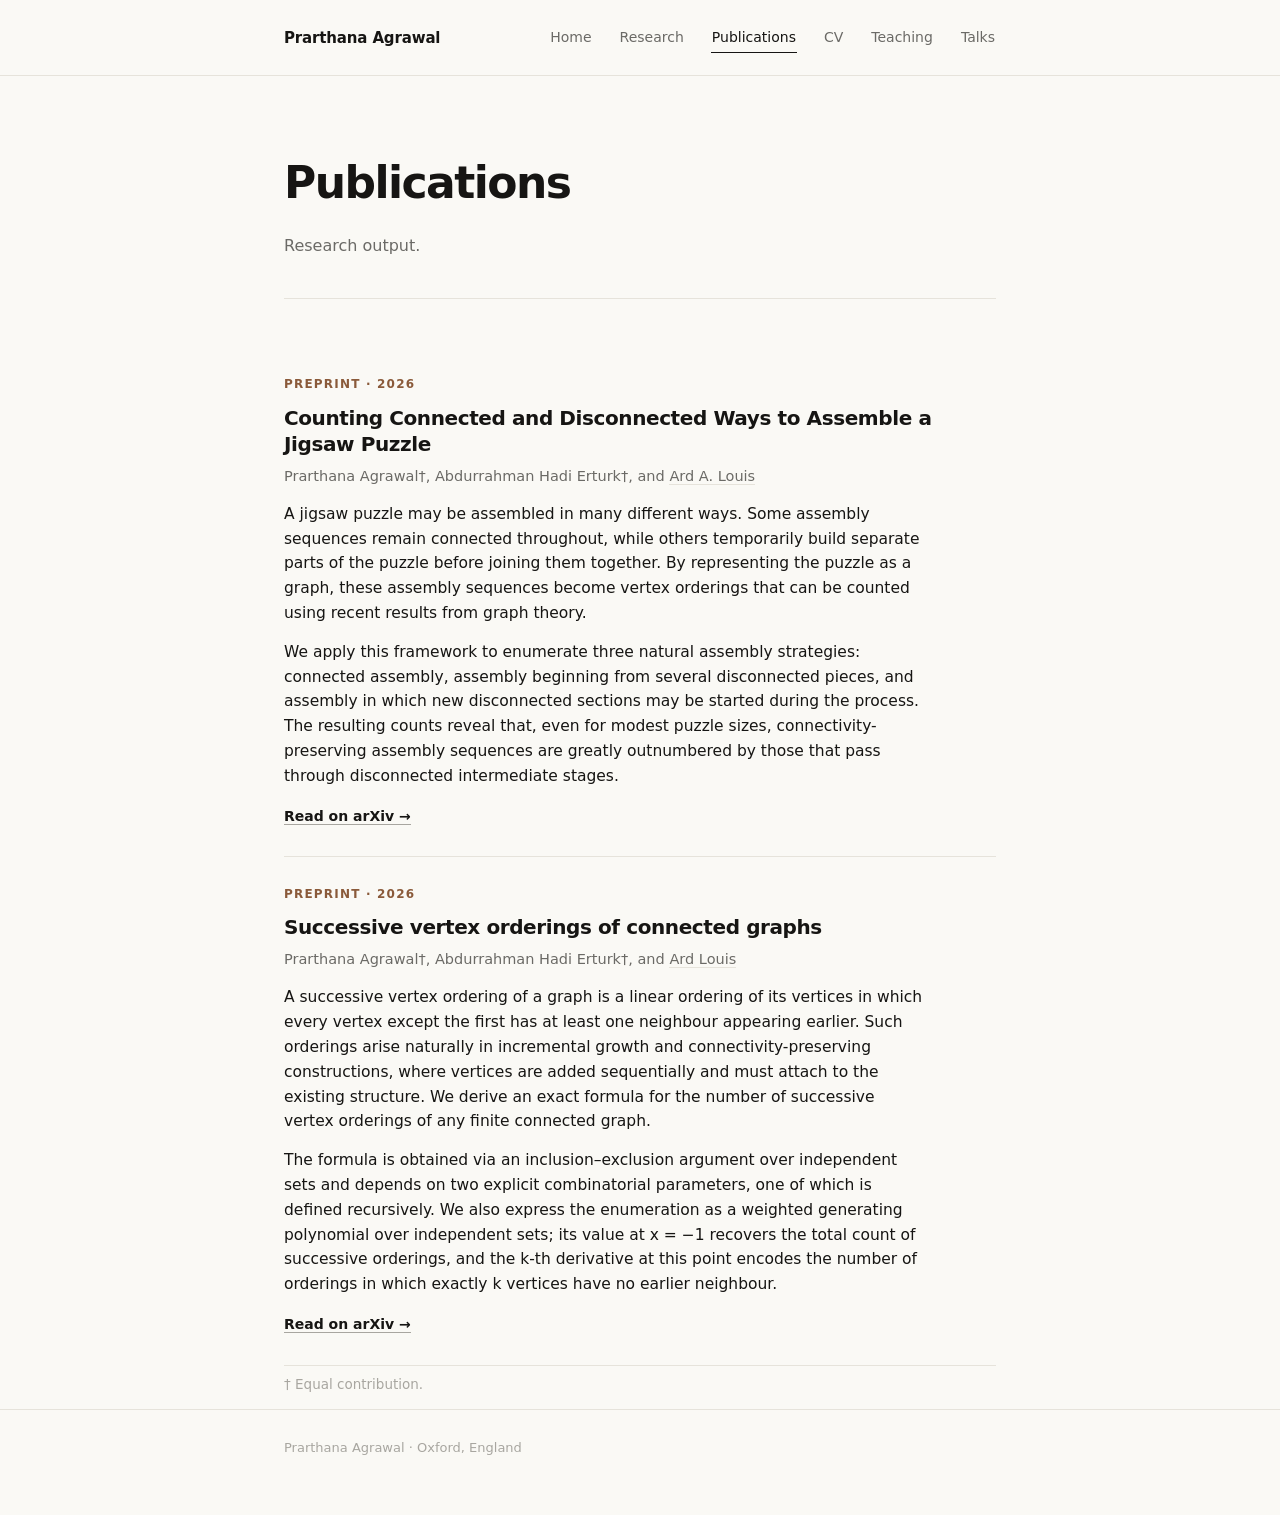
<file: publications.html>
<!doctype html><html lang="en"><head><meta charset="utf-8"><meta name="viewport" content="width=device-width, initial-scale=1"><meta name="description" content="Publications — Prarthana Agrawal"><title>Publications · Prarthana Agrawal</title><link rel="stylesheet" href="site.css"></head><body>
<header class="site-header">
<nav class="nav">
<a class="brand" href="index.html">Prarthana Agrawal</a>
<button class="nav-toggle" aria-label="Open navigation">Menu</button>
<div class="nav-links">
<a href="index.html">Home</a>
<a href="research.html">Research</a>
<a href="publications.html" class="active">Publications</a>
<a href="cv.html">CV</a>
<a href="teaching.html">Teaching</a>
<a href="talks.html">Talks</a>
</div>
</nav>
</header>

<main class="page">
<div class="page-head">
<h1>Publications</h1>
<p>Research output.</p>
</div>

<article class="pub-entry">
<div class="tag">Preprint · 2026</div>
<div class="pub-title">Counting Connected and Disconnected Ways to Assemble a Jigsaw Puzzle</div>
<div class="pub-meta">Prarthana Agrawal†, Abdurrahman Hadi Erturk†, and <a href="https://www.physics.ox.ac.uk/our-people/louis" target="_blank" rel="noreferrer">Ard A. Louis</a></div>
<p>A jigsaw puzzle may be assembled in many different ways. Some assembly sequences remain connected throughout, while others temporarily build separate parts of the puzzle before joining them together. By representing the puzzle as a graph, these assembly sequences become vertex orderings that can be counted using recent results from graph theory.</p>
<p>We apply this framework to enumerate three natural assembly strategies: connected assembly, assembly beginning from several disconnected pieces, and assembly in which new disconnected sections may be started during the process. The resulting counts reveal that, even for modest puzzle sizes, connectivity-preserving assembly sequences are greatly outnumbered by those that pass through disconnected intermediate stages.</p>
<a class="link" href="https://arxiv.org/abs/2607.11923" target="_blank" rel="noreferrer">Read on arXiv →</a>
</article>

<article class="pub-entry">
<div class="tag">Preprint · 2026</div>
<div class="pub-title">Successive vertex orderings of connected graphs</div>
<div class="pub-meta">Prarthana Agrawal†, Abdurrahman Hadi Erturk†, and <a href="https://www.physics.ox.ac.uk/our-people/louis" target="_blank" rel="noreferrer">Ard Louis</a></div>
<p>A successive vertex ordering of a graph is a linear ordering of its vertices in which every vertex except the first has at least one neighbour appearing earlier. Such orderings arise naturally in incremental growth and connectivity-preserving constructions, where vertices are added sequentially and must attach to the existing structure. We derive an exact formula for the number of successive vertex orderings of any finite connected graph.</p>
<p>The formula is obtained via an inclusion–exclusion argument over independent sets and depends on two explicit combinatorial parameters, one of which is defined recursively. We also express the enumeration as a weighted generating polynomial over independent sets; its value at x = −1 recovers the total count of successive orderings, and the k-th derivative at this point encodes the number of orderings in which exactly k vertices have no earlier neighbour.</p>
<a class="link" href="https://arxiv.org/abs/2604.07408" target="_blank" rel="noreferrer">Read on arXiv →</a>
</article>

<p class="note">† Equal contribution.</p>
</main>

<footer class="site-footer">
<div class="footer-inner">
<span>Prarthana Agrawal · Oxford, England</span>
</div>
</footer>
<script src="script.js"></script>
</body></html>
</file>
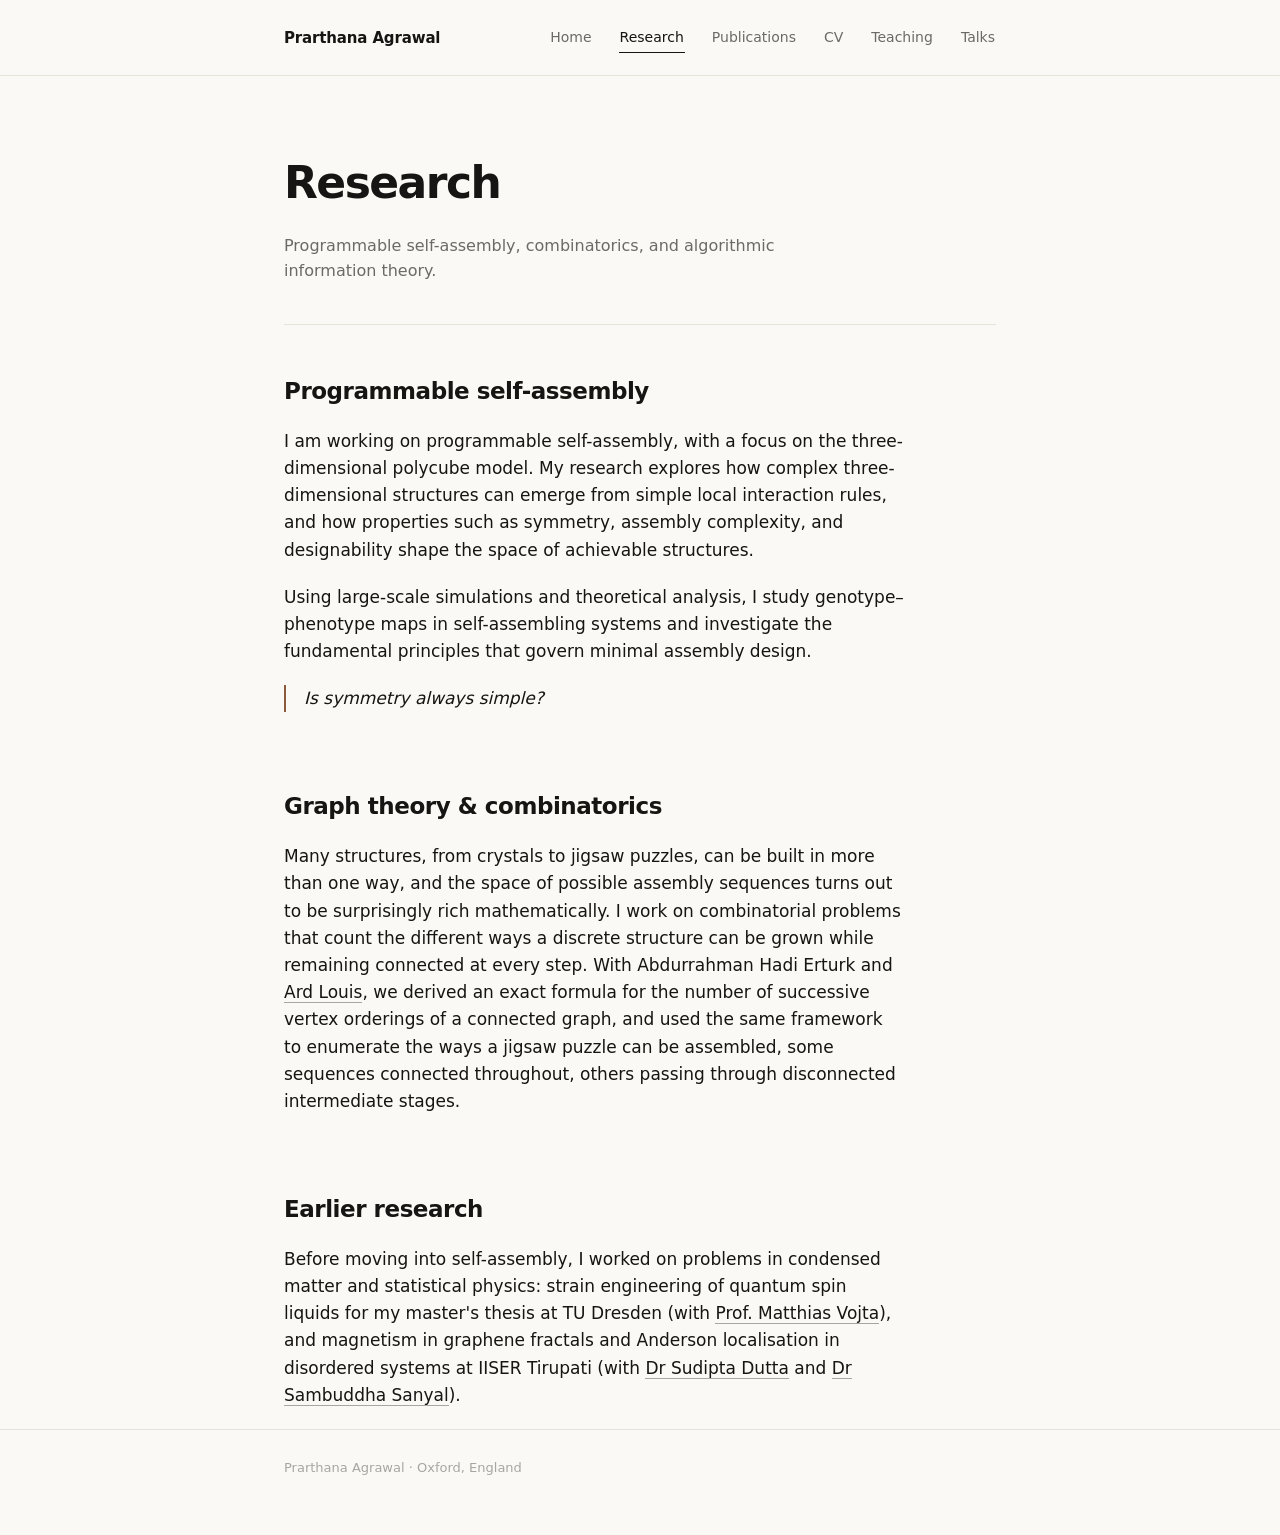
<file: research.html>
<!doctype html><html lang="en"><head><meta charset="utf-8"><meta name="viewport" content="width=device-width, initial-scale=1"><meta name="description" content="Research: Prarthana Agrawal on programmable self-assembly, graph theory and algorithmic information theory"><title>Research · Prarthana Agrawal</title><link rel="stylesheet" href="site.css"></head><body>
<header class="site-header">
<nav class="nav">
<a class="brand" href="index.html">Prarthana Agrawal</a>
<button class="nav-toggle" aria-label="Open navigation">Menu</button>
<div class="nav-links">
<a href="index.html">Home</a>
<a href="research.html" class="active">Research</a>
<a href="publications.html">Publications</a>
<a href="cv.html">CV</a>
<a href="teaching.html">Teaching</a>
<a href="talks.html">Talks</a>
</div>
</nav>
</header>

<main class="page">
<div class="page-head">
<h1>Research</h1>
<p>Programmable self-assembly, combinatorics, and algorithmic information theory.</p>
</div>

<article class="section">
<h2>Programmable self-assembly</h2>
<div class="prose">
<p>I am working on programmable self-assembly, with a focus on the three-dimensional polycube model. My research explores how complex three-dimensional structures can emerge from simple local interaction rules, and how properties such as symmetry, assembly complexity, and designability shape the space of achievable structures.</p>
<p>Using large-scale simulations and theoretical analysis, I study genotype–phenotype maps in self-assembling systems and investigate the fundamental principles that govern minimal assembly design.</p>
<p class="tagline">Is symmetry always simple?</p>
</div>
</article>

<article class="section">
<h2>Graph theory &amp; combinatorics</h2>
<div class="prose">
<p>Many structures, from crystals to jigsaw puzzles, can be built in more than one way, and the space of possible assembly sequences turns out to be surprisingly rich mathematically. I work on combinatorial problems that count the different ways a discrete structure can be grown while remaining connected at every step. With Abdurrahman Hadi Erturk and <a href="https://www.physics.ox.ac.uk/our-people/louis" target="_blank" rel="noreferrer">Ard Louis</a>, we derived an exact formula for the number of successive vertex orderings of a connected graph, and used the same framework to enumerate the ways a jigsaw puzzle can be assembled, some sequences connected throughout, others passing through disconnected intermediate stages.</p>
</div>
</article>

<article class="section">
<h2>Earlier research</h2>
<div class="prose">
<p>Before moving into self-assembly, I worked on problems in condensed matter and statistical physics: strain engineering of quantum spin liquids for my master's thesis at TU Dresden (with <a href="https://tu-dresden.de/mn/physik/itp/tfp/die-professur/inhaber?set_language=en" target="_blank" rel="noreferrer">Prof. Matthias Vojta</a>), and magnetism in graphene fractals and Anderson localisation in disordered systems at IISER Tirupati (with <a href="https://www.iisertirupati.ac.in/sudipta/" target="_blank" rel="noreferrer">Dr Sudipta Dutta</a> and <a href="https://quantiki.github.io/" target="_blank" rel="noreferrer">Dr Sambuddha Sanyal</a>).</p>
</div>
</article>
</main>

<footer class="site-footer">
<div class="footer-inner">
<span>Prarthana Agrawal · Oxford, England</span>
</div>
</footer>
<script src="script.js"></script>
</body></html>
</file>
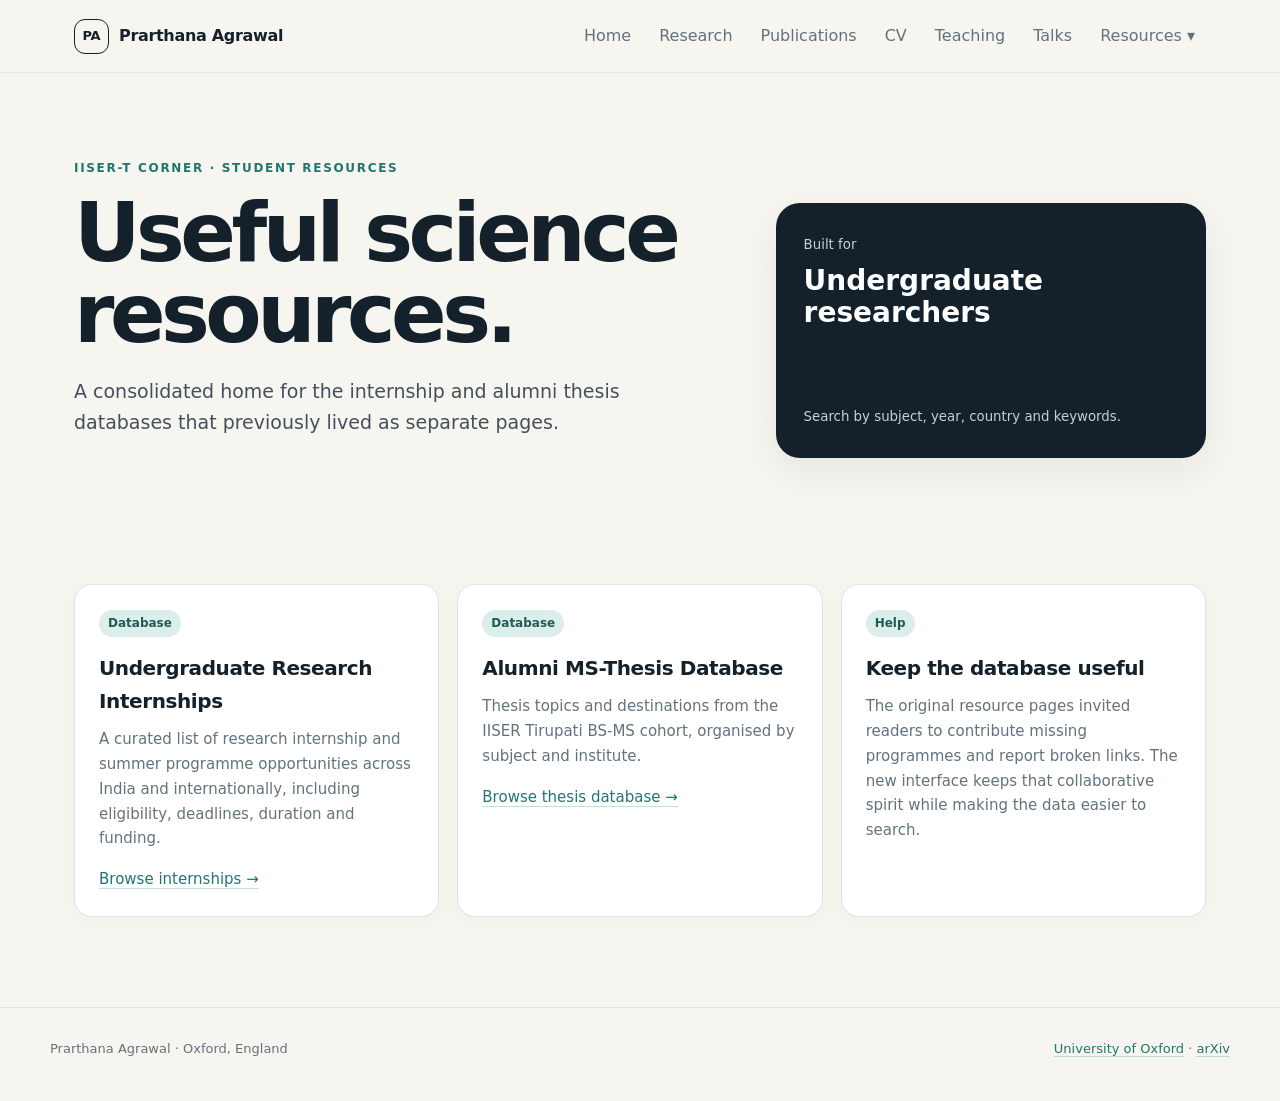
<file: resources.html>
<!doctype html><html lang="en"><head><meta charset="utf-8"><meta name="viewport" content="width=device-width, initial-scale=1"><meta name="description" content="Prarthana Agrawal — theoretical physics, self-assembly, graph theory and scientific resources"><title>Resource Hub · Prarthana Agrawal</title><link rel="stylesheet" href="styles.css"></head><body><header class="site-header"><nav class="nav"><a class="brand" href="index.html"><span class="brand-mark">PA</span><span>Prarthana Agrawal</span></a><button class="nav-toggle" aria-label="Open navigation">Menu</button><div class="nav-links"><a href="index.html">Home</a><a href="research.html">Research</a><a href="publications.html">Publications</a><a href="cv.html">CV</a><a href="teaching.html">Teaching</a><a href="talks.html">Talks</a><div class="dropdown"><button class="dropbtn">Resources ▾</button><div class="dropdown-menu"><a href="resources.html">Resource Hub</a><a href="internships.html">Undergraduate Internships</a><a href="theses.html">MS Thesis Database</a></div></div></div></nav></header><main class="page"><section class="hero" style="padding-top:10px"><div><div class="eyebrow">IISER-T Corner · Student Resources</div><h1>Useful science resources.</h1><p class="lede">A consolidated home for the internship and alumni thesis databases that previously lived as separate pages.</p></div><aside class="hero-card"><div><small>Built for</small><strong>Undergraduate researchers</strong></div><div><small>Search by subject, year, country and keywords.</small></div></aside></section><section class="section"><div class="grid"><article class="card"><span class="tag">Database</span><h3>Undergraduate Research Internships</h3><p>A curated list of research internship and summer programme opportunities across India and internationally, including eligibility, deadlines, duration and funding.</p><p style="margin-top:16px"><a class="link" href="internships.html">Browse internships →</a></p></article><article class="card"><span class="tag">Database</span><h3>Alumni MS-Thesis Database</h3><p>Thesis topics and destinations from the IISER Tirupati BS-MS cohort, organised by subject and institute.</p><p style="margin-top:16px"><a class="link" href="theses.html">Browse thesis database →</a></p></article><article class="card"><span class="tag">Help</span><h3>Keep the database useful</h3><p>The original resource pages invited readers to contribute missing programmes and report broken links. The new interface keeps that collaborative spirit while making the data easier to search.</p></article></div></section></main><footer class="site-footer"><div class="footer-inner"><span>Prarthana Agrawal · Oxford, England</span><span><a class="link" href="https://www.physics.ox.ac.uk/" target="_blank" rel="noreferrer">University of Oxford</a> · <a class="link" href="https://arxiv.org/abs/2604.07408" target="_blank" rel="noreferrer">arXiv</a></span></div></footer><script src="script.js"></script></body></html>
</file>
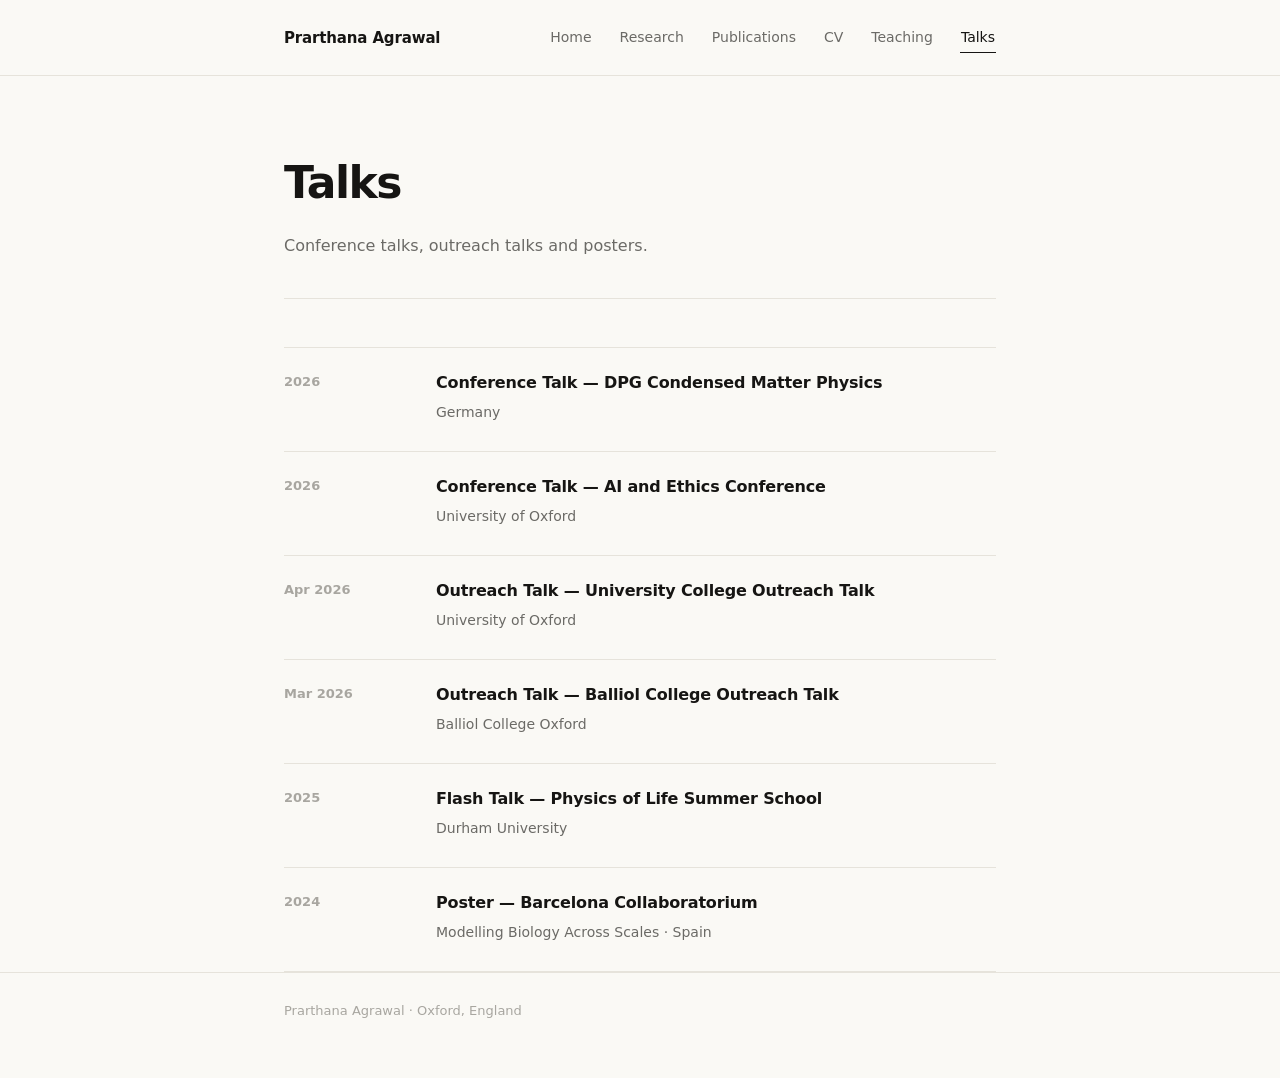
<file: talks.html>
<!doctype html><html lang="en"><head><meta charset="utf-8"><meta name="viewport" content="width=device-width, initial-scale=1"><meta name="description" content="Talks — Prarthana Agrawal"><title>Talks · Prarthana Agrawal</title><link rel="stylesheet" href="site.css"></head><body>
<header class="site-header">
<nav class="nav">
<a class="brand" href="index.html">Prarthana Agrawal</a>
<button class="nav-toggle" aria-label="Open navigation">Menu</button>
<div class="nav-links">
<a href="index.html">Home</a>
<a href="research.html">Research</a>
<a href="publications.html">Publications</a>
<a href="cv.html">CV</a>
<a href="teaching.html">Teaching</a>
<a href="talks.html" class="active">Talks</a>
</div>
</nav>
</header>

<main class="page">
<div class="page-head">
<h1>Talks</h1>
<p>Conference talks, outreach talks and posters.</p>
</div>

<div class="entries">
<div class="entry"><time>2026</time><div><h3>Conference Talk — DPG Condensed Matter Physics</h3><p class="meta">Germany</p></div></div>
<div class="entry"><time>2026</time><div><h3>Conference Talk — AI and Ethics Conference</h3><p class="meta">University of Oxford</p></div></div>
<div class="entry"><time>Apr 2026</time><div><h3>Outreach Talk — University College Outreach Talk</h3><p class="meta">University of Oxford</p></div></div>
<div class="entry"><time>Mar 2026</time><div><h3>Outreach Talk — Balliol College Outreach Talk</h3><p class="meta">Balliol College Oxford</p></div></div>
<div class="entry"><time>2025</time><div><h3>Flash Talk — Physics of Life Summer School</h3><p class="meta">Durham University</p></div></div>
<div class="entry"><time>2024</time><div><h3>Poster — Barcelona Collaboratorium</h3><p class="meta">Modelling Biology Across Scales · Spain</p></div></div>
</div>
</main>

<footer class="site-footer">
<div class="footer-inner">
<span>Prarthana Agrawal · Oxford, England</span>
</div>
</footer>
<script src="script.js"></script>
</body></html>
</file>
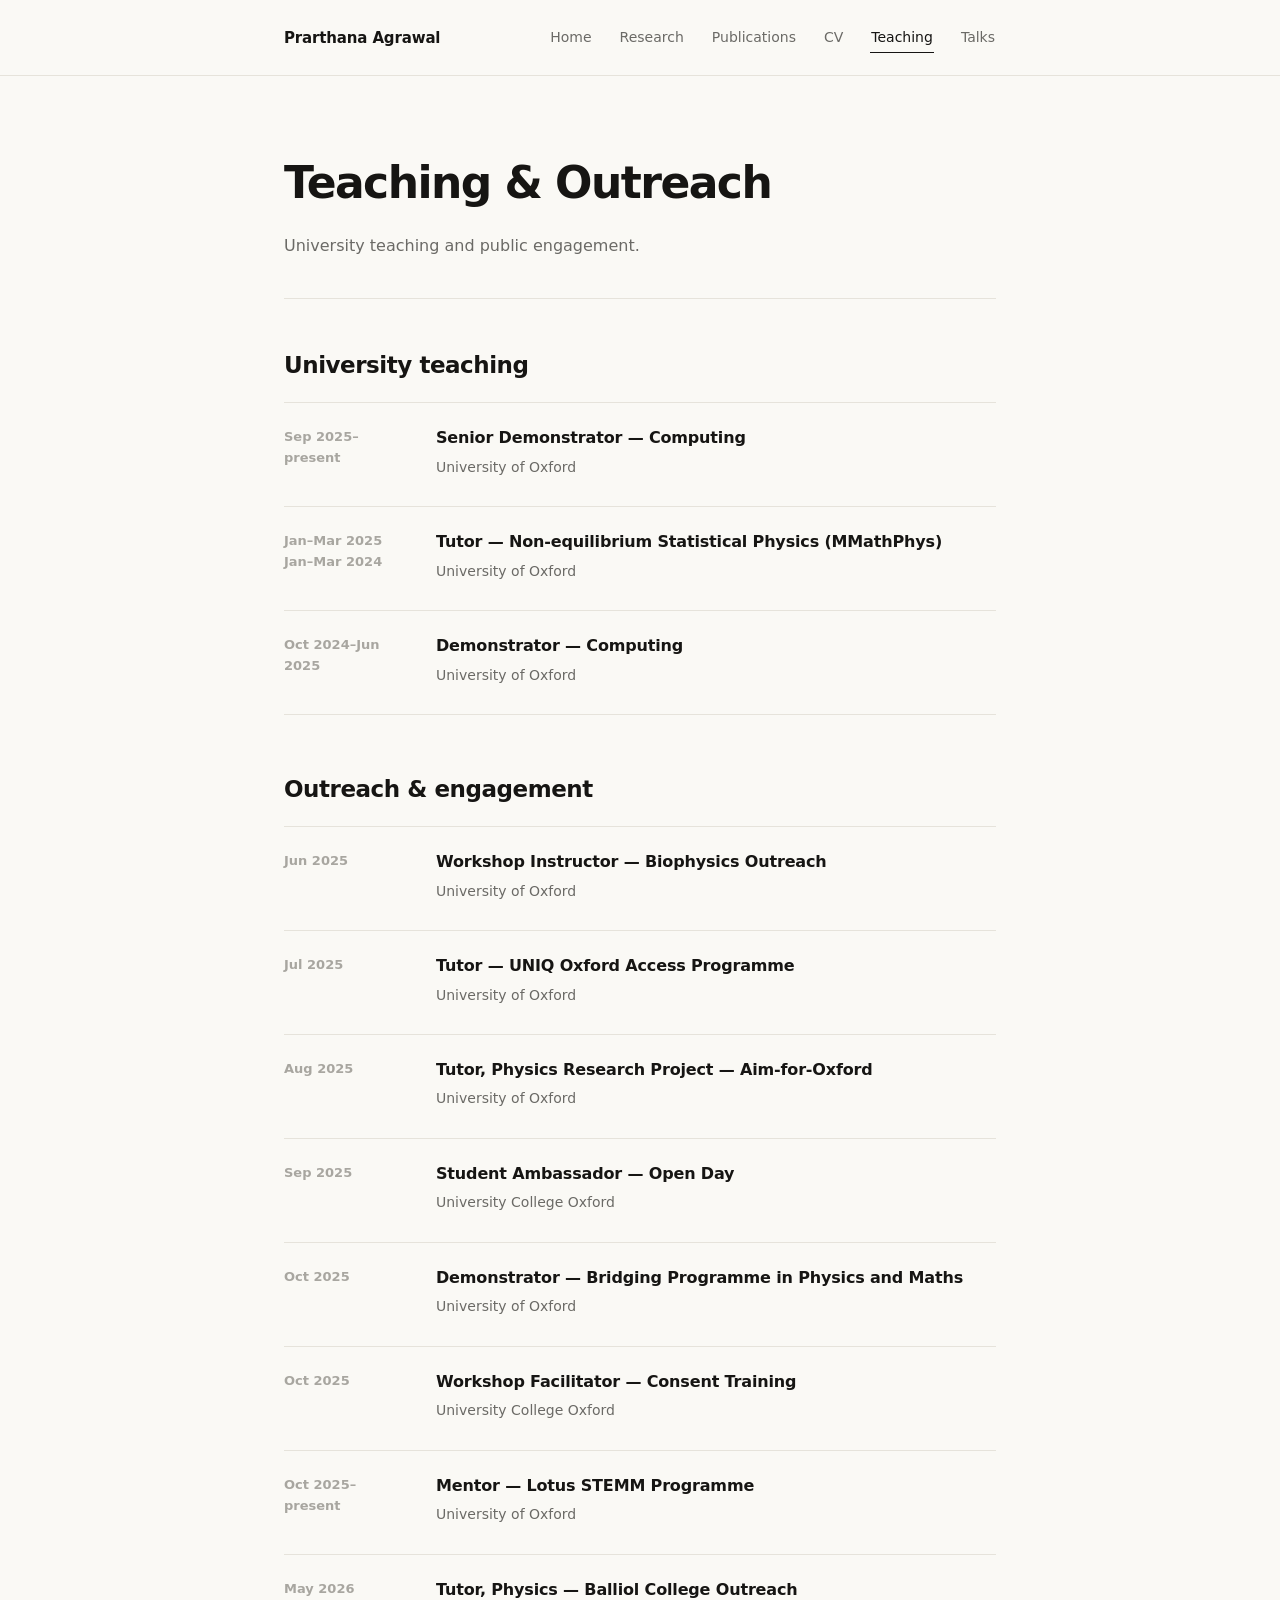
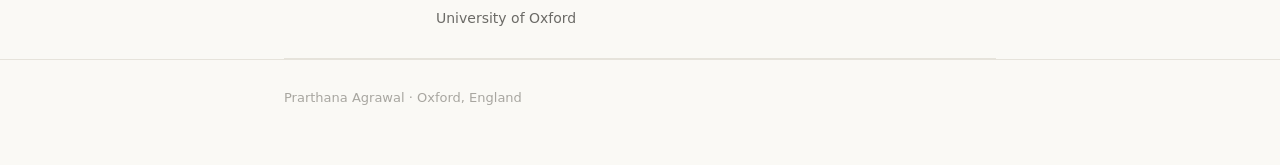
<file: teaching.html>
<!doctype html><html lang="en"><head><meta charset="utf-8"><meta name="viewport" content="width=device-width, initial-scale=1"><meta name="description" content="Teaching & Outreach — Prarthana Agrawal"><title>Teaching &amp; Outreach · Prarthana Agrawal</title><link rel="stylesheet" href="site.css"></head><body>
<header class="site-header">
<nav class="nav">
<a class="brand" href="index.html">Prarthana Agrawal</a>
<button class="nav-toggle" aria-label="Open navigation">Menu</button>
<div class="nav-links">
<a href="index.html">Home</a>
<a href="research.html">Research</a>
<a href="publications.html">Publications</a>
<a href="cv.html">CV</a>
<a href="teaching.html" class="active">Teaching</a>
<a href="talks.html">Talks</a>
</div>
</nav>
</header>

<main class="page">
<div class="page-head">
<h1>Teaching &amp; Outreach</h1>
<p>University teaching and public engagement.</p>
</div>

<section class="section">
<h2>University teaching</h2>
<div class="entries">
<div class="entry"><time>Sep 2025–present</time><div><h3>Senior Demonstrator — Computing</h3><p class="meta">University of Oxford</p></div></div>
<div class="entry"><time>Jan–Mar 2025<br>Jan–Mar 2024</time><div><h3>Tutor — Non-equilibrium Statistical Physics (MMathPhys)</h3><p class="meta">University of Oxford</p></div></div>
<div class="entry"><time>Oct 2024–Jun 2025</time><div><h3>Demonstrator — Computing</h3><p class="meta">University of Oxford</p></div></div>
</div>
</section>

<section class="section">
<h2>Outreach &amp; engagement</h2>
<div class="entries">
<div class="entry"><time>Jun 2025</time><div><h3>Workshop Instructor — Biophysics Outreach</h3><p class="meta">University of Oxford</p></div></div>
<div class="entry"><time>Jul 2025</time><div><h3>Tutor — UNIQ Oxford Access Programme</h3><p class="meta">University of Oxford</p></div></div>
<div class="entry"><time>Aug 2025</time><div><h3>Tutor, Physics Research Project — Aim-for-Oxford</h3><p class="meta">University of Oxford</p></div></div>
<div class="entry"><time>Sep 2025</time><div><h3>Student Ambassador — Open Day</h3><p class="meta">University College Oxford</p></div></div>
<div class="entry"><time>Oct 2025</time><div><h3>Demonstrator — Bridging Programme in Physics and Maths</h3><p class="meta">University of Oxford</p></div></div>
<div class="entry"><time>Oct 2025</time><div><h3>Workshop Facilitator — Consent Training</h3><p class="meta">University College Oxford</p></div></div>
<div class="entry"><time>Oct 2025–present</time><div><h3>Mentor — Lotus STEMM Programme</h3><p class="meta">University of Oxford</p></div></div>
<div class="entry"><time>May 2026</time><div><h3>Tutor, Physics — Balliol College Outreach</h3><p class="meta">University of Oxford</p></div></div>
</div>
</section>
</main>

<footer class="site-footer">
<div class="footer-inner">
<span>Prarthana Agrawal · Oxford, England</span>
</div>
</footer>
<script src="script.js"></script>
</body></html>
</file>
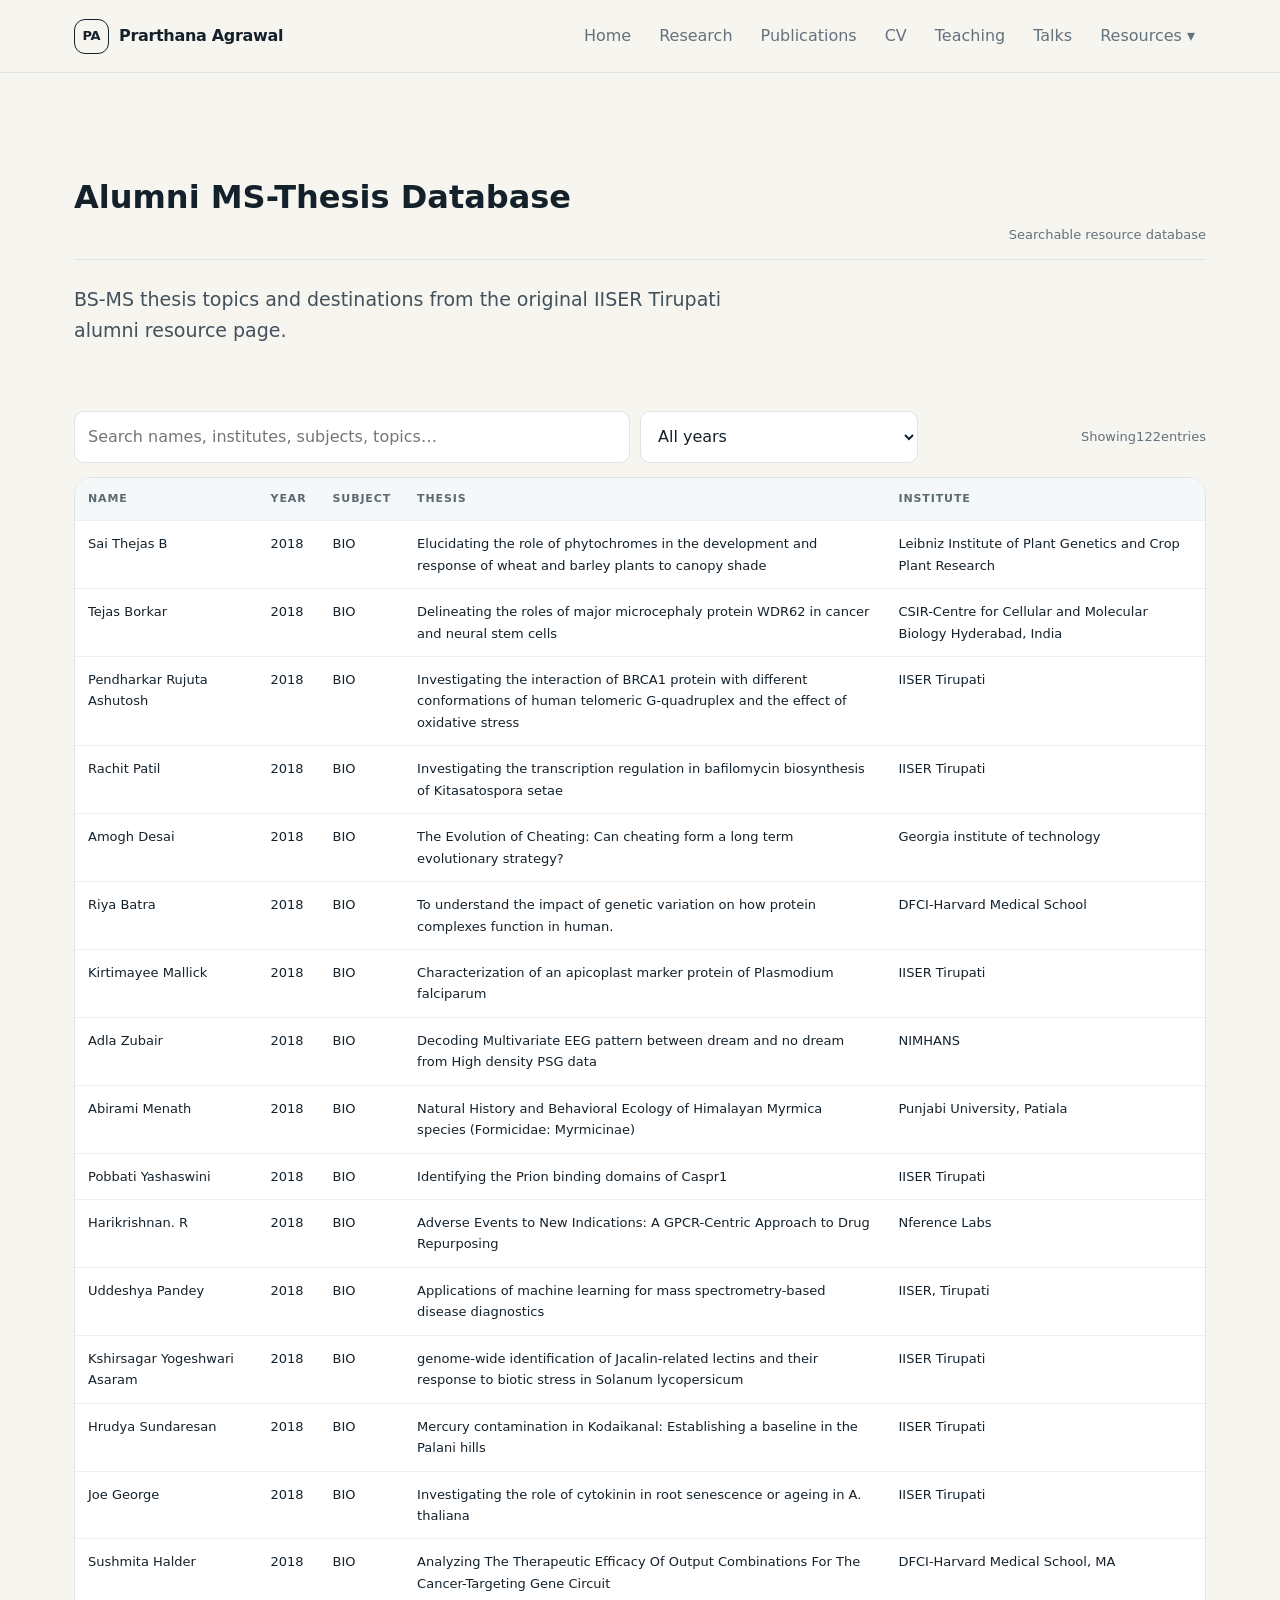
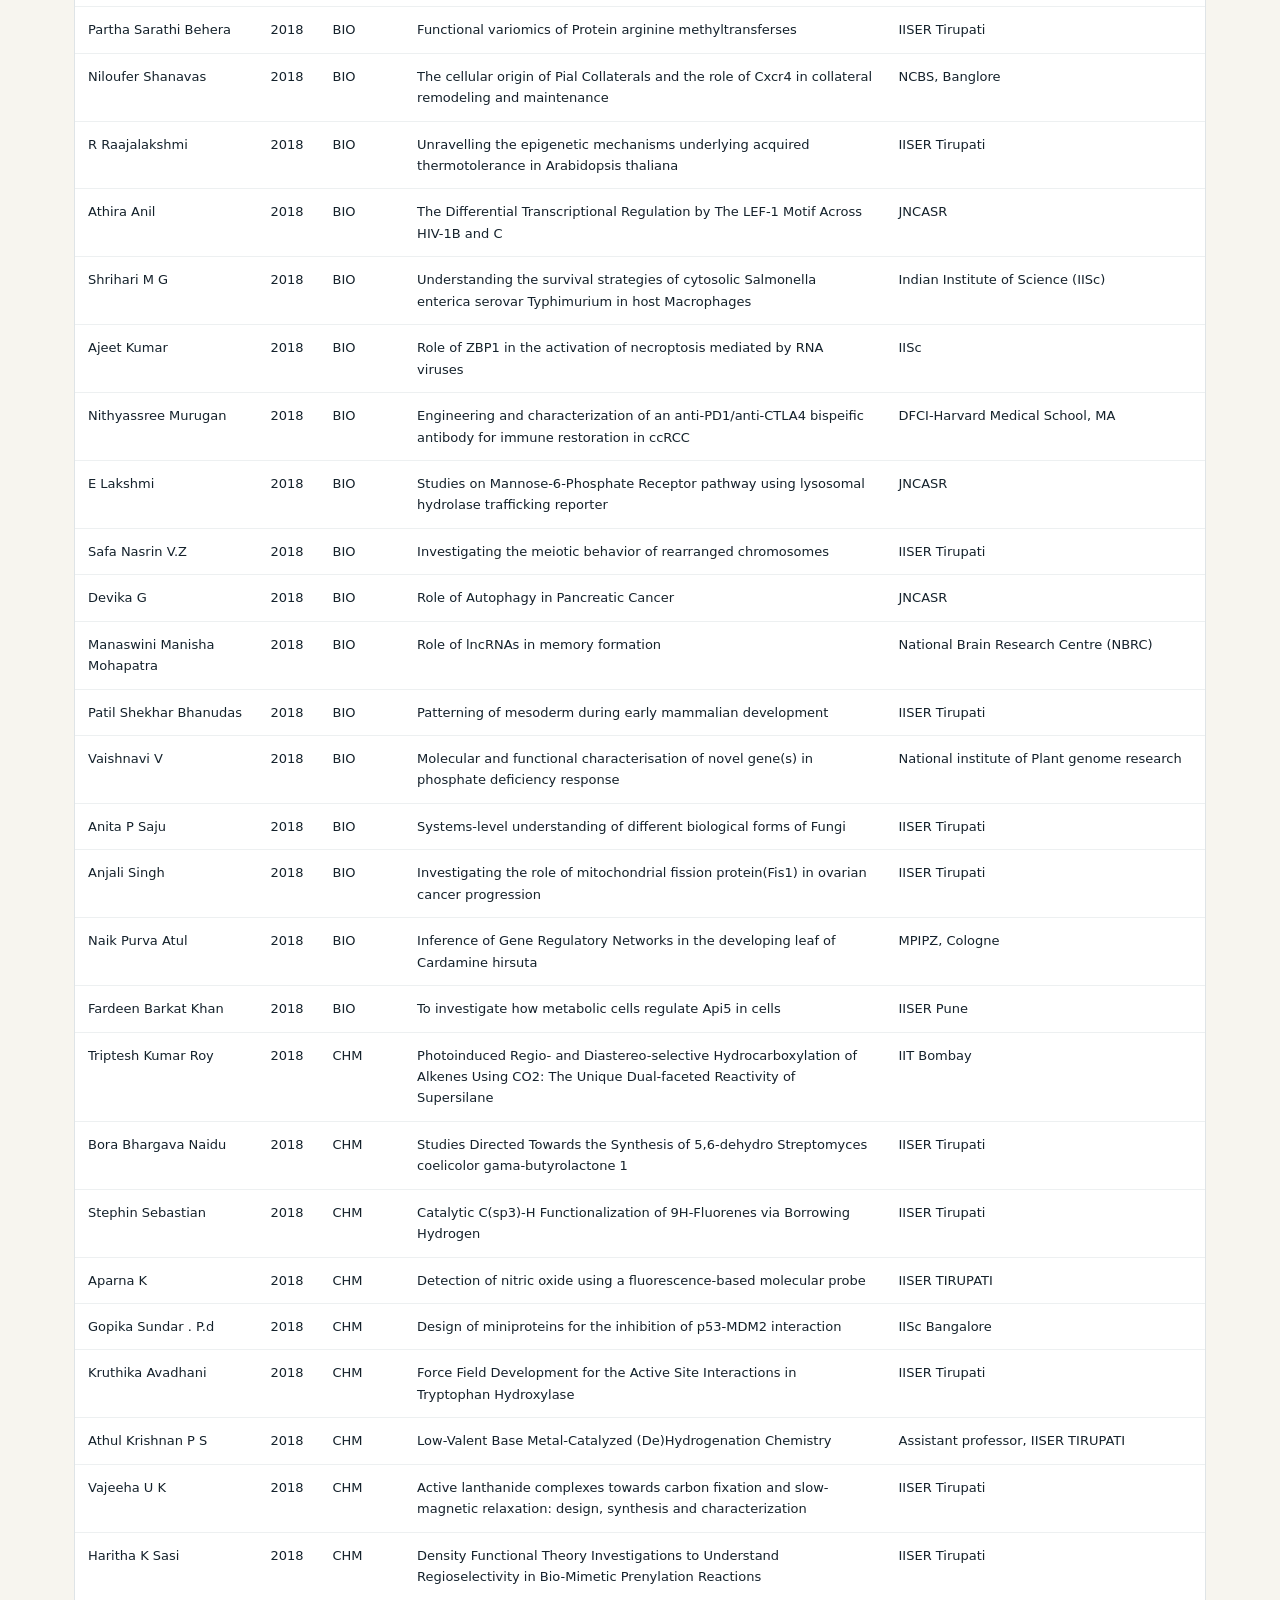
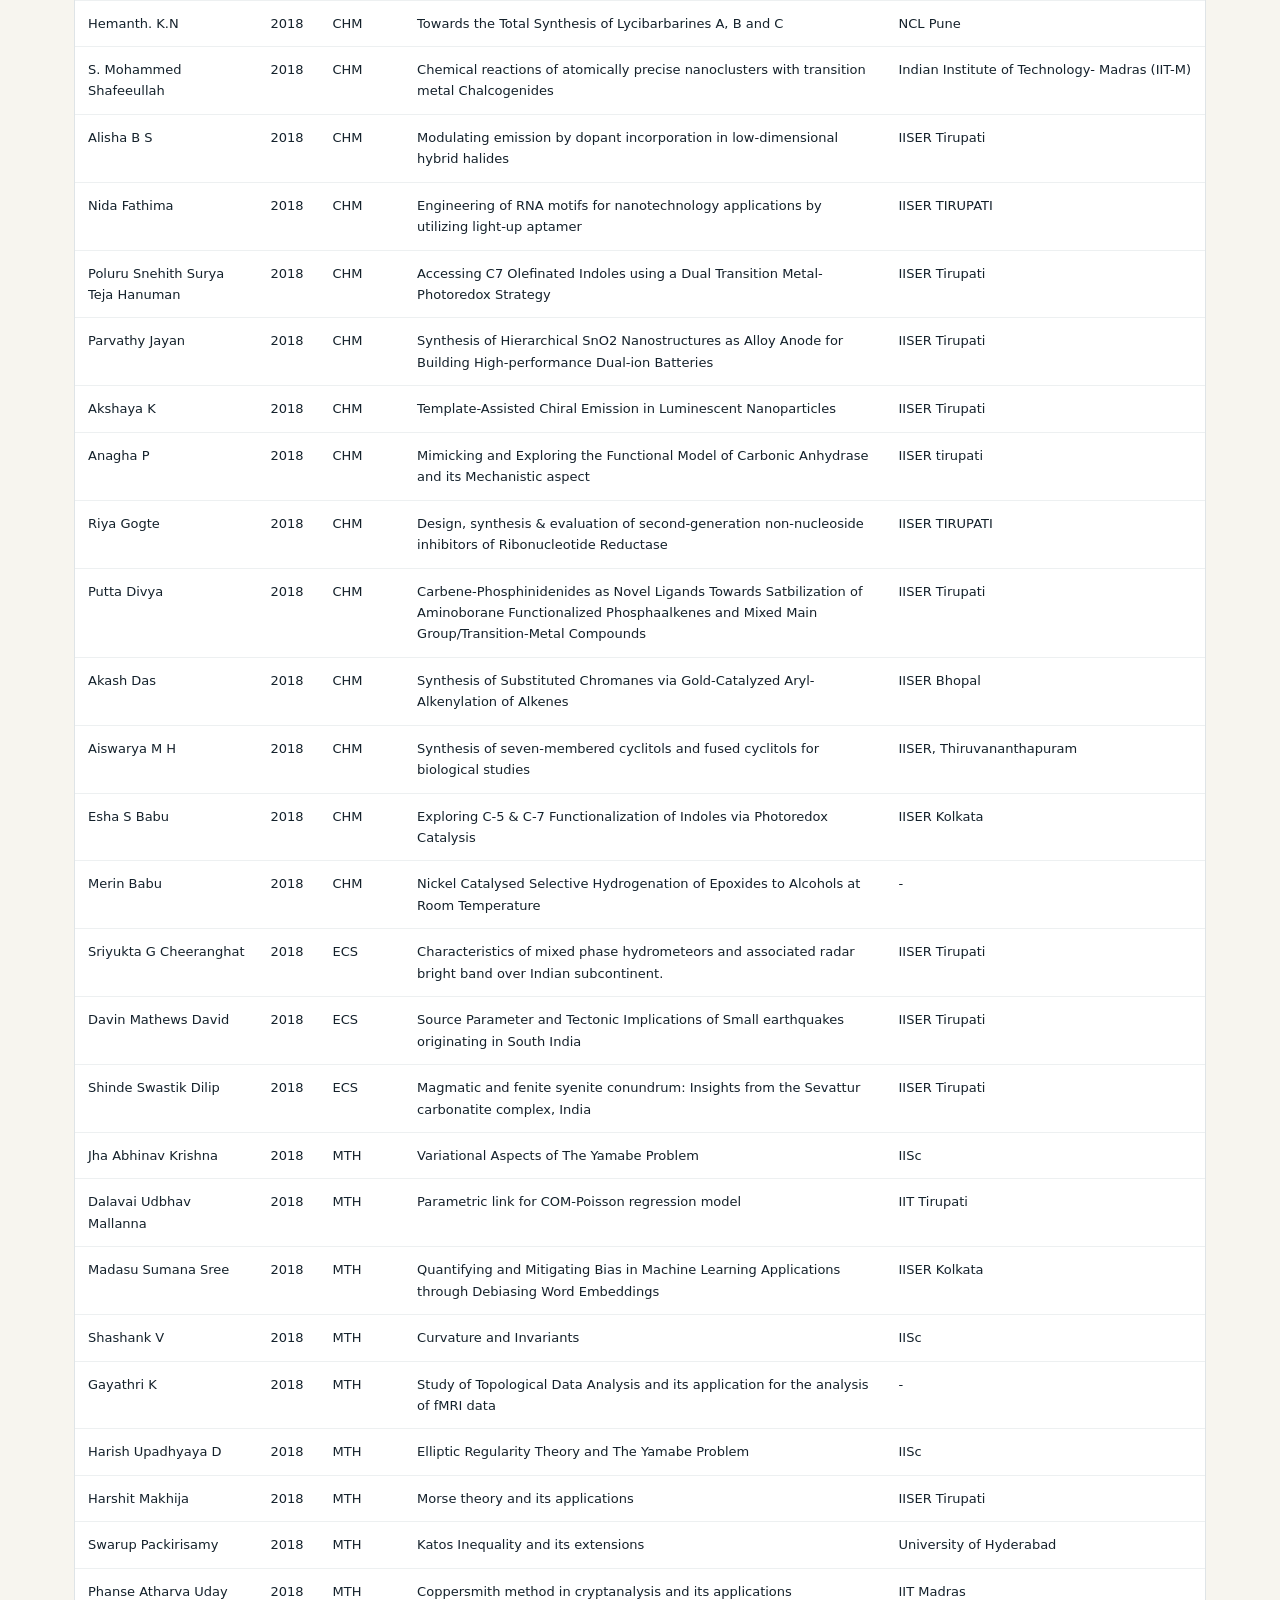
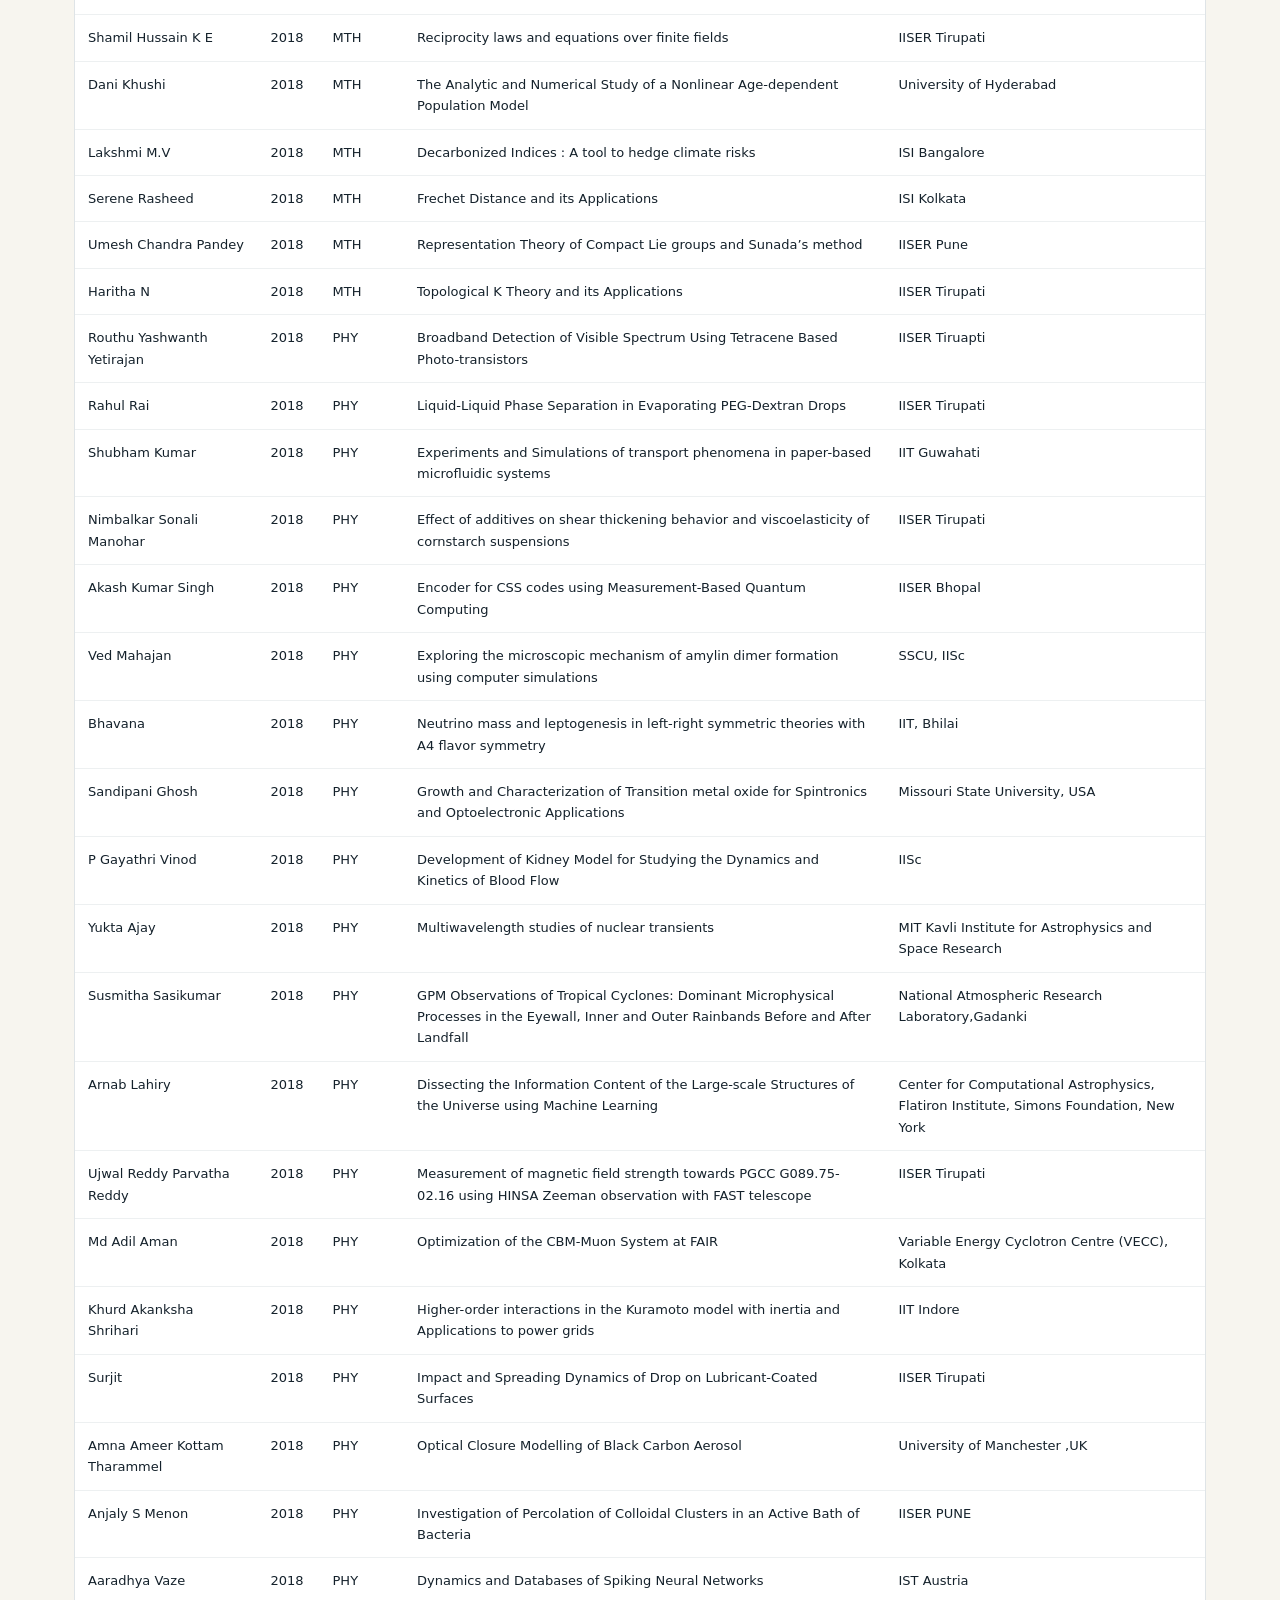
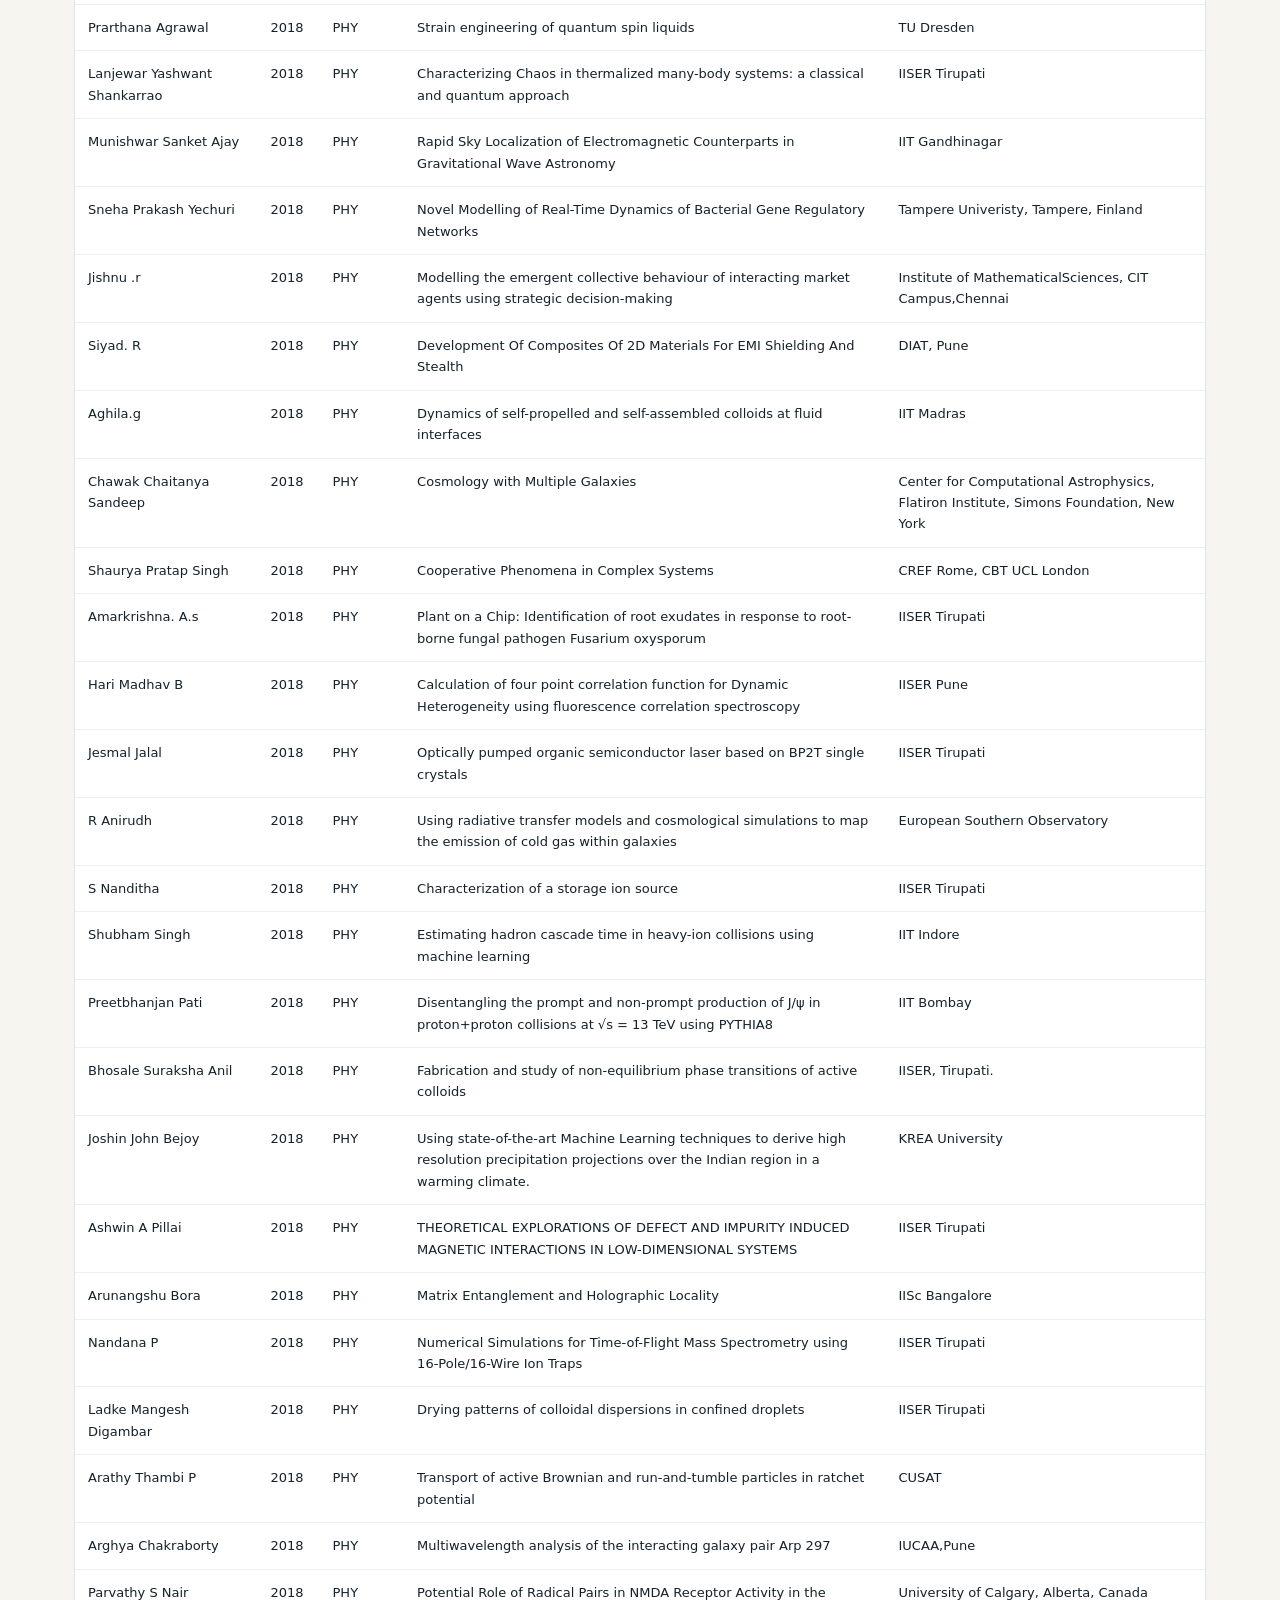
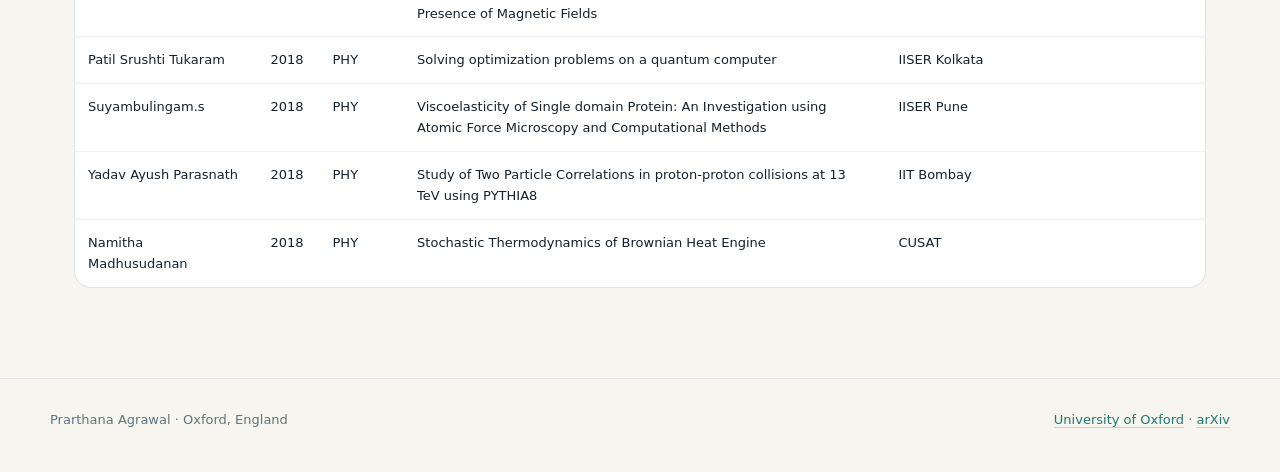
<file: theses.html>
<!doctype html><html lang="en"><head><meta charset="utf-8"><meta name="viewport" content="width=device-width, initial-scale=1"><meta name="description" content="Prarthana Agrawal — theoretical physics, self-assembly, graph theory and scientific resources"><title>Alumni MS-Thesis Database · Prarthana Agrawal</title><link rel="stylesheet" href="styles.css"></head><body><header class="site-header"><nav class="nav"><a class="brand" href="index.html"><span class="brand-mark">PA</span><span>Prarthana Agrawal</span></a><button class="nav-toggle" aria-label="Open navigation">Menu</button><div class="nav-links"><a href="index.html">Home</a><a href="research.html">Research</a><a href="publications.html">Publications</a><a href="cv.html">CV</a><a href="teaching.html">Teaching</a><a href="talks.html">Talks</a><div class="dropdown"><button class="dropbtn">Resources ▾</button><div class="dropdown-menu"><a href="resources.html">Resource Hub</a><a href="internships.html">Undergraduate Internships</a><a href="theses.html">MS Thesis Database</a></div></div></div></nav></header><main class="page"><div class="section-head"><h1>Alumni MS-Thesis Database</h1><span class="kicker">Searchable resource database</span></div><p class="lede">BS-MS thesis topics and destinations from the original IISER Tirupati alumni resource page.</p><section class="section database"><div class="toolbar"><input class="table-search" placeholder="Search names, institutes, subjects, topics…"><select class="year-filter"><option value="">All years</option><option value="2018">2018</option></select><div class="count">Showing <span class="count-number">0</span> entries</div></div><div class="table-wrap"><table class="data-table"><thead><tr><th>Name</th><th>Year</th><th>Subject</th><th>Thesis</th><th>Institute</th></tr></thead><tbody><tr data-year="2018"><td>Sai Thejas B</td><td>2018</td><td>BIO</td><td>Elucidating the role of phytochromes in the development and response of wheat and barley plants to canopy shade</td><td>Leibniz Institute of Plant Genetics and Crop Plant Research</td></tr><tr data-year="2018"><td>Tejas Borkar</td><td>2018</td><td>BIO</td><td>Delineating the roles of major microcephaly protein WDR62 in cancer and neural stem cells</td><td>CSIR-Centre for Cellular and Molecular Biology Hyderabad, India</td></tr><tr data-year="2018"><td>Pendharkar Rujuta Ashutosh</td><td>2018</td><td>BIO</td><td>Investigating the interaction of BRCA1 protein with different conformations of human telomeric G-quadruplex and the effect of oxidative stress</td><td>IISER Tirupati</td></tr><tr data-year="2018"><td>Rachit Patil</td><td>2018</td><td>BIO</td><td>Investigating the transcription regulation in bafilomycin biosynthesis of Kitasatospora setae</td><td>IISER Tirupati</td></tr><tr data-year="2018"><td>Amogh Desai</td><td>2018</td><td>BIO</td><td>The Evolution of Cheating: Can cheating form a long term evolutionary strategy?</td><td>Georgia institute of technology</td></tr><tr data-year="2018"><td>Riya Batra</td><td>2018</td><td>BIO</td><td>To understand the impact of genetic variation on how protein complexes function in human.</td><td>DFCI-Harvard Medical School</td></tr><tr data-year="2018"><td>Kirtimayee Mallick</td><td>2018</td><td>BIO</td><td>Characterization of an apicoplast marker protein of Plasmodium falciparum</td><td>IISER Tirupati</td></tr><tr data-year="2018"><td>Adla Zubair</td><td>2018</td><td>BIO</td><td>Decoding Multivariate EEG pattern between dream and no dream from High density PSG data</td><td>NIMHANS</td></tr><tr data-year="2018"><td>Abirami Menath</td><td>2018</td><td>BIO</td><td>Natural History and Behavioral Ecology of Himalayan Myrmica species (Formicidae: Myrmicinae)</td><td>Punjabi University, Patiala</td></tr><tr data-year="2018"><td>Pobbati Yashaswini</td><td>2018</td><td>BIO</td><td>Identifying the Prion binding domains of Caspr1</td><td>IISER Tirupati</td></tr><tr data-year="2018"><td>Harikrishnan. R</td><td>2018</td><td>BIO</td><td>Adverse Events to New Indications: A GPCR-Centric Approach to Drug Repurposing</td><td>Nference Labs</td></tr><tr data-year="2018"><td>Uddeshya Pandey</td><td>2018</td><td>BIO</td><td>Applications of machine learning for mass spectrometry-based disease diagnostics</td><td>IISER, Tirupati</td></tr><tr data-year="2018"><td>Kshirsagar Yogeshwari Asaram</td><td>2018</td><td>BIO</td><td>genome-wide identification of Jacalin-related lectins and their response to biotic stress in Solanum lycopersicum</td><td>IISER Tirupati</td></tr><tr data-year="2018"><td>Hrudya Sundaresan</td><td>2018</td><td>BIO</td><td>Mercury contamination in Kodaikanal: Establishing a baseline in the Palani hills</td><td>IISER Tirupati</td></tr><tr data-year="2018"><td>Joe George</td><td>2018</td><td>BIO</td><td>Investigating the role of cytokinin in root senescence or ageing in A. thaliana</td><td>IISER Tirupati</td></tr><tr data-year="2018"><td>Sushmita Halder</td><td>2018</td><td>BIO</td><td>Analyzing The Therapeutic Efficacy Of Output Combinations For The Cancer-Targeting Gene Circuit</td><td>DFCI-Harvard Medical School, MA</td></tr><tr data-year="2018"><td>Partha Sarathi Behera</td><td>2018</td><td>BIO</td><td>Functional variomics of Protein arginine methyltransferses</td><td>IISER Tirupati</td></tr><tr data-year="2018"><td>Niloufer Shanavas</td><td>2018</td><td>BIO</td><td>The cellular origin of Pial Collaterals and the role of Cxcr4 in collateral remodeling and maintenance</td><td>NCBS, Banglore</td></tr><tr data-year="2018"><td>R Raajalakshmi</td><td>2018</td><td>BIO</td><td>Unravelling the epigenetic mechanisms underlying acquired thermotolerance in Arabidopsis thaliana</td><td>IISER Tirupati</td></tr><tr data-year="2018"><td>Athira Anil</td><td>2018</td><td>BIO</td><td>The Differential Transcriptional Regulation by The LEF-1 Motif Across HIV-1B and C</td><td>JNCASR</td></tr><tr data-year="2018"><td>Shrihari M G</td><td>2018</td><td>BIO</td><td>Understanding the survival strategies of cytosolic Salmonella enterica serovar Typhimurium in host Macrophages</td><td>Indian Institute of Science (IISc)</td></tr><tr data-year="2018"><td>Ajeet Kumar</td><td>2018</td><td>BIO</td><td>Role of ZBP1 in the activation of necroptosis mediated by RNA viruses</td><td>IISc</td></tr><tr data-year="2018"><td>Nithyassree Murugan</td><td>2018</td><td>BIO</td><td>Engineering and characterization of an anti-PD1/anti-CTLA4 bispeific antibody for immune restoration in ccRCC</td><td>DFCI-Harvard Medical School, MA</td></tr><tr data-year="2018"><td>E Lakshmi</td><td>2018</td><td>BIO</td><td>Studies on Mannose-6-Phosphate Receptor pathway using lysosomal hydrolase trafficking reporter</td><td>JNCASR</td></tr><tr data-year="2018"><td>Safa Nasrin V.Z</td><td>2018</td><td>BIO</td><td>Investigating the meiotic behavior of rearranged chromosomes</td><td>IISER Tirupati</td></tr><tr data-year="2018"><td>Devika G</td><td>2018</td><td>BIO</td><td>Role of Autophagy in Pancreatic Cancer</td><td>JNCASR</td></tr><tr data-year="2018"><td>Manaswini Manisha Mohapatra</td><td>2018</td><td>BIO</td><td>Role of lncRNAs in memory formation</td><td>National Brain Research Centre (NBRC)</td></tr><tr data-year="2018"><td>Patil Shekhar Bhanudas</td><td>2018</td><td>BIO</td><td>Patterning of mesoderm during early mammalian development</td><td>IISER Tirupati</td></tr><tr data-year="2018"><td>Vaishnavi V</td><td>2018</td><td>BIO</td><td>Molecular and functional characterisation of novel gene(s) in phosphate deficiency response</td><td>National institute of Plant genome research</td></tr><tr data-year="2018"><td>Anita P Saju</td><td>2018</td><td>BIO</td><td>Systems-level understanding of different biological forms of Fungi</td><td>IISER Tirupati</td></tr><tr data-year="2018"><td>Anjali Singh</td><td>2018</td><td>BIO</td><td>Investigating the role of mitochondrial fission protein(Fis1) in ovarian cancer progression</td><td>IISER Tirupati</td></tr><tr data-year="2018"><td>Naik Purva Atul</td><td>2018</td><td>BIO</td><td>Inference of Gene Regulatory Networks in the developing leaf of Cardamine hirsuta</td><td>MPIPZ, Cologne</td></tr><tr data-year="2018"><td>Fardeen Barkat Khan</td><td>2018</td><td>BIO</td><td>To investigate how metabolic cells regulate Api5 in cells</td><td>IISER Pune</td></tr><tr data-year="2018"><td>Triptesh Kumar Roy</td><td>2018</td><td>CHM</td><td>Photoinduced Regio- and Diastereo-selective Hydrocarboxylation of Alkenes Using CO2: The Unique Dual-faceted Reactivity of Supersilane</td><td>IIT Bombay</td></tr><tr data-year="2018"><td>Bora Bhargava Naidu</td><td>2018</td><td>CHM</td><td>Studies Directed Towards the Synthesis of 5,6-dehydro Streptomyces coelicolor gama-butyrolactone 1</td><td>IISER Tirupati</td></tr><tr data-year="2018"><td>Stephin Sebastian</td><td>2018</td><td>CHM</td><td>Catalytic C(sp3)-H Functionalization of 9H-Fluorenes via Borrowing Hydrogen</td><td>IISER Tirupati</td></tr><tr data-year="2018"><td>Aparna K</td><td>2018</td><td>CHM</td><td>Detection of nitric oxide using a fluorescence-based molecular probe</td><td>IISER TIRUPATI</td></tr><tr data-year="2018"><td>Gopika Sundar . P.d</td><td>2018</td><td>CHM</td><td>Design of miniproteins for the inhibition of p53-MDM2 interaction</td><td>IISc Bangalore</td></tr><tr data-year="2018"><td>Kruthika Avadhani</td><td>2018</td><td>CHM</td><td>Force Field Development for the Active Site Interactions in Tryptophan Hydroxylase</td><td>IISER Tirupati</td></tr><tr data-year="2018"><td>Athul Krishnan P S</td><td>2018</td><td>CHM</td><td>Low-Valent Base Metal-Catalyzed (De)Hydrogenation Chemistry</td><td>Assistant professor, IISER TIRUPATI</td></tr><tr data-year="2018"><td>Vajeeha U K</td><td>2018</td><td>CHM</td><td>Active lanthanide complexes towards carbon fixation and slow-magnetic relaxation: design, synthesis and characterization</td><td>IISER Tirupati</td></tr><tr data-year="2018"><td>Haritha K Sasi</td><td>2018</td><td>CHM</td><td>Density Functional Theory Investigations to Understand Regioselectivity in Bio-Mimetic Prenylation Reactions</td><td>IISER Tirupati</td></tr><tr data-year="2018"><td>Hemanth. K.N</td><td>2018</td><td>CHM</td><td>Towards the Total Synthesis of Lycibarbarines A, B and C</td><td>NCL Pune</td></tr><tr data-year="2018"><td>S. Mohammed Shafeeullah</td><td>2018</td><td>CHM</td><td>Chemical reactions of atomically precise nanoclusters with transition metal Chalcogenides</td><td>Indian Institute of Technology- Madras (IIT-M)</td></tr><tr data-year="2018"><td>Alisha B S</td><td>2018</td><td>CHM</td><td>Modulating emission by dopant incorporation in low-dimensional hybrid halides</td><td>IISER Tirupati</td></tr><tr data-year="2018"><td>Nida Fathima</td><td>2018</td><td>CHM</td><td>Engineering of RNA motifs for nanotechnology applications by utilizing light-up aptamer</td><td>IISER TIRUPATI</td></tr><tr data-year="2018"><td>Poluru Snehith Surya Teja Hanuman</td><td>2018</td><td>CHM</td><td>Accessing C7 Olefinated Indoles using a Dual Transition Metal-Photoredox Strategy</td><td>IISER Tirupati</td></tr><tr data-year="2018"><td>Parvathy Jayan</td><td>2018</td><td>CHM</td><td>Synthesis of Hierarchical SnO2 Nanostructures as Alloy Anode for Building High-performance Dual-ion Batteries</td><td>IISER Tirupati</td></tr><tr data-year="2018"><td>Akshaya K</td><td>2018</td><td>CHM</td><td>Template-Assisted Chiral Emission in Luminescent Nanoparticles</td><td>IISER Tirupati</td></tr><tr data-year="2018"><td>Anagha P</td><td>2018</td><td>CHM</td><td>Mimicking and Exploring the Functional Model of Carbonic Anhydrase and its Mechanistic aspect</td><td>IISER tirupati</td></tr><tr data-year="2018"><td>Riya Gogte</td><td>2018</td><td>CHM</td><td>Design, synthesis &amp; evaluation of second-generation non-nucleoside inhibitors of Ribonucleotide Reductase</td><td>IISER TIRUPATI</td></tr><tr data-year="2018"><td>Putta Divya</td><td>2018</td><td>CHM</td><td>Carbene-Phosphinidenides as Novel Ligands Towards Satbilization of Aminoborane Functionalized Phosphaalkenes and Mixed Main Group/Transition-Metal Compounds</td><td>IISER Tirupati</td></tr><tr data-year="2018"><td>Akash Das</td><td>2018</td><td>CHM</td><td>Synthesis of Substituted Chromanes via Gold-Catalyzed Aryl-Alkenylation of Alkenes</td><td>IISER Bhopal</td></tr><tr data-year="2018"><td>Aiswarya M H</td><td>2018</td><td>CHM</td><td>Synthesis of seven-membered cyclitols and fused cyclitols for biological studies</td><td>IISER, Thiruvananthapuram</td></tr><tr data-year="2018"><td>Esha S Babu</td><td>2018</td><td>CHM</td><td>Exploring C-5 &amp; C-7 Functionalization of Indoles via Photoredox Catalysis</td><td>IISER Kolkata</td></tr><tr data-year="2018"><td>Merin Babu</td><td>2018</td><td>CHM</td><td>Nickel Catalysed Selective Hydrogenation of Epoxides to Alcohols at Room Temperature</td><td>-</td></tr><tr data-year="2018"><td>Sriyukta G Cheeranghat</td><td>2018</td><td>ECS</td><td>Characteristics of mixed phase hydrometeors and associated radar bright band over Indian subcontinent.</td><td>IISER Tirupati</td></tr><tr data-year="2018"><td>Davin Mathews David</td><td>2018</td><td>ECS</td><td>Source Parameter and Tectonic Implications of Small earthquakes originating in South India</td><td>IISER Tirupati</td></tr><tr data-year="2018"><td>Shinde Swastik Dilip</td><td>2018</td><td>ECS</td><td>Magmatic and fenite syenite conundrum: Insights from the Sevattur carbonatite complex, India</td><td>IISER Tirupati</td></tr><tr data-year="2018"><td>Jha Abhinav Krishna</td><td>2018</td><td>MTH</td><td>Variational Aspects of The Yamabe Problem</td><td>IISc</td></tr><tr data-year="2018"><td>Dalavai Udbhav Mallanna</td><td>2018</td><td>MTH</td><td>Parametric link for COM-Poisson regression model</td><td>IIT Tirupati</td></tr><tr data-year="2018"><td>Madasu Sumana Sree</td><td>2018</td><td>MTH</td><td>Quantifying and Mitigating Bias in Machine Learning Applications through Debiasing Word Embeddings</td><td>IISER Kolkata</td></tr><tr data-year="2018"><td>Shashank V</td><td>2018</td><td>MTH</td><td>Curvature and Invariants</td><td>IISc</td></tr><tr data-year="2018"><td>Gayathri K</td><td>2018</td><td>MTH</td><td>Study of Topological Data Analysis and its application for the analysis of fMRI data</td><td>-</td></tr><tr data-year="2018"><td>Harish Upadhyaya D</td><td>2018</td><td>MTH</td><td>Elliptic Regularity Theory and The Yamabe Problem</td><td>IISc</td></tr><tr data-year="2018"><td>Harshit Makhija</td><td>2018</td><td>MTH</td><td>Morse theory and its applications</td><td>IISER Tirupati</td></tr><tr data-year="2018"><td>Swarup Packirisamy</td><td>2018</td><td>MTH</td><td>Katos Inequality and its extensions</td><td>University of Hyderabad</td></tr><tr data-year="2018"><td>Phanse Atharva Uday</td><td>2018</td><td>MTH</td><td>Coppersmith method in cryptanalysis and its applications</td><td>IIT Madras</td></tr><tr data-year="2018"><td>Shamil Hussain K E</td><td>2018</td><td>MTH</td><td>Reciprocity laws and equations over finite fields</td><td>IISER Tirupati</td></tr><tr data-year="2018"><td>Dani Khushi</td><td>2018</td><td>MTH</td><td>The Analytic and Numerical Study of a Nonlinear Age-dependent Population Model</td><td>University of Hyderabad</td></tr><tr data-year="2018"><td>Lakshmi M.V</td><td>2018</td><td>MTH</td><td>Decarbonized Indices : A tool to hedge climate risks</td><td>ISI Bangalore</td></tr><tr data-year="2018"><td>Serene Rasheed</td><td>2018</td><td>MTH</td><td>Frechet Distance and its Applications</td><td>ISI Kolkata</td></tr><tr data-year="2018"><td>Umesh Chandra Pandey</td><td>2018</td><td>MTH</td><td>Representation Theory of Compact Lie groups and Sunada’s method</td><td>IISER Pune</td></tr><tr data-year="2018"><td>Haritha N</td><td>2018</td><td>MTH</td><td>Topological K Theory and its Applications</td><td>IISER Tirupati</td></tr><tr data-year="2018"><td>Routhu Yashwanth Yetirajan</td><td>2018</td><td>PHY</td><td>Broadband Detection of Visible Spectrum Using Tetracene Based Photo-transistors</td><td>IISER Tiruapti</td></tr><tr data-year="2018"><td>Rahul Rai</td><td>2018</td><td>PHY</td><td>Liquid-Liquid Phase Separation in Evaporating PEG-Dextran Drops</td><td>IISER Tirupati</td></tr><tr data-year="2018"><td>Shubham Kumar</td><td>2018</td><td>PHY</td><td>Experiments and Simulations of transport phenomena in paper-based microfluidic systems</td><td>IIT Guwahati</td></tr><tr data-year="2018"><td>Nimbalkar Sonali Manohar</td><td>2018</td><td>PHY</td><td>Effect of additives on shear thickening behavior and viscoelasticity of cornstarch suspensions</td><td>IISER Tirupati</td></tr><tr data-year="2018"><td>Akash Kumar Singh</td><td>2018</td><td>PHY</td><td>Encoder for CSS codes using Measurement-Based Quantum Computing</td><td>IISER Bhopal</td></tr><tr data-year="2018"><td>Ved Mahajan</td><td>2018</td><td>PHY</td><td>Exploring the microscopic mechanism of amylin dimer formation using computer simulations</td><td>SSCU, IISc</td></tr><tr data-year="2018"><td>Bhavana</td><td>2018</td><td>PHY</td><td>Neutrino mass and leptogenesis in left-right symmetric theories with A4 flavor symmetry</td><td>IIT, Bhilai</td></tr><tr data-year="2018"><td>Sandipani Ghosh</td><td>2018</td><td>PHY</td><td>Growth and Characterization of Transition metal oxide for Spintronics and Optoelectronic Applications</td><td>Missouri State University, USA</td></tr><tr data-year="2018"><td>P Gayathri Vinod</td><td>2018</td><td>PHY</td><td>Development of Kidney Model for Studying the Dynamics and Kinetics of Blood Flow</td><td>IISc</td></tr><tr data-year="2018"><td>Yukta Ajay</td><td>2018</td><td>PHY</td><td>Multiwavelength studies of nuclear transients</td><td>MIT Kavli Institute for Astrophysics and Space Research</td></tr><tr data-year="2018"><td>Susmitha Sasikumar</td><td>2018</td><td>PHY</td><td>GPM Observations of Tropical Cyclones: Dominant Microphysical Processes in the Eyewall, Inner and Outer Rainbands Before and After Landfall</td><td>National Atmospheric Research Laboratory,Gadanki</td></tr><tr data-year="2018"><td>Arnab Lahiry</td><td>2018</td><td>PHY</td><td>Dissecting the Information Content of the Large-scale Structures of the Universe using Machine Learning</td><td>Center for Computational Astrophysics, Flatiron Institute, Simons Foundation, New York</td></tr><tr data-year="2018"><td>Ujwal Reddy Parvatha Reddy</td><td>2018</td><td>PHY</td><td>Measurement of magnetic field strength towards PGCC G089.75-02.16 using HINSA Zeeman observation with FAST telescope</td><td>IISER Tirupati</td></tr><tr data-year="2018"><td>Md Adil Aman</td><td>2018</td><td>PHY</td><td>Optimization of the CBM-Muon System at FAIR</td><td>Variable Energy Cyclotron Centre (VECC), Kolkata</td></tr><tr data-year="2018"><td>Khurd Akanksha Shrihari</td><td>2018</td><td>PHY</td><td>Higher-order interactions in the Kuramoto model with inertia and Applications to power grids</td><td>IIT Indore</td></tr><tr data-year="2018"><td>Surjit</td><td>2018</td><td>PHY</td><td>Impact and Spreading Dynamics of Drop on Lubricant-Coated Surfaces</td><td>IISER Tirupati</td></tr><tr data-year="2018"><td>Amna Ameer Kottam Tharammel</td><td>2018</td><td>PHY</td><td>Optical Closure Modelling of Black Carbon Aerosol</td><td>University of Manchester ,UK</td></tr><tr data-year="2018"><td>Anjaly S Menon</td><td>2018</td><td>PHY</td><td>Investigation of Percolation of Colloidal Clusters in an Active Bath of Bacteria</td><td>IISER PUNE</td></tr><tr data-year="2018"><td>Aaradhya Vaze</td><td>2018</td><td>PHY</td><td>Dynamics and Databases of Spiking Neural Networks</td><td>IST Austria</td></tr><tr data-year="2018"><td>Prarthana Agrawal</td><td>2018</td><td>PHY</td><td>Strain engineering of quantum spin liquids</td><td>TU Dresden</td></tr><tr data-year="2018"><td>Lanjewar Yashwant Shankarrao</td><td>2018</td><td>PHY</td><td>Characterizing Chaos in thermalized many-body systems: a classical and quantum approach</td><td>IISER Tirupati</td></tr><tr data-year="2018"><td>Munishwar Sanket Ajay</td><td>2018</td><td>PHY</td><td>Rapid Sky Localization of Electromagnetic Counterparts in Gravitational Wave Astronomy</td><td>IIT Gandhinagar</td></tr><tr data-year="2018"><td>Sneha Prakash Yechuri</td><td>2018</td><td>PHY</td><td>Novel Modelling of Real-Time Dynamics of Bacterial Gene Regulatory Networks</td><td>Tampere Univeristy, Tampere, Finland</td></tr><tr data-year="2018"><td>Jishnu .r</td><td>2018</td><td>PHY</td><td>Modelling the emergent collective behaviour of interacting market agents using strategic decision-making</td><td>Institute of MathematicalSciences, CIT Campus,Chennai</td></tr><tr data-year="2018"><td>Siyad. R</td><td>2018</td><td>PHY</td><td>Development Of Composites Of 2D Materials For EMI Shielding And Stealth</td><td>DIAT, Pune</td></tr><tr data-year="2018"><td>Aghila.g</td><td>2018</td><td>PHY</td><td>Dynamics of self-propelled and self-assembled colloids at fluid interfaces</td><td>IIT Madras</td></tr><tr data-year="2018"><td>Chawak Chaitanya Sandeep</td><td>2018</td><td>PHY</td><td>Cosmology with Multiple Galaxies</td><td>Center for Computational Astrophysics, Flatiron Institute, Simons Foundation, New York</td></tr><tr data-year="2018"><td>Shaurya Pratap Singh</td><td>2018</td><td>PHY</td><td>Cooperative Phenomena in Complex Systems</td><td>CREF Rome, CBT UCL London</td></tr><tr data-year="2018"><td>Amarkrishna. A.s</td><td>2018</td><td>PHY</td><td>Plant on a Chip: Identification of root exudates in response to root-borne fungal pathogen Fusarium oxysporum</td><td>IISER Tirupati</td></tr><tr data-year="2018"><td>Hari Madhav B</td><td>2018</td><td>PHY</td><td>Calculation of four point correlation function for Dynamic Heterogeneity using fluorescence correlation spectroscopy</td><td>IISER Pune</td></tr><tr data-year="2018"><td>Jesmal Jalal</td><td>2018</td><td>PHY</td><td>Optically pumped organic semiconductor laser based on BP2T single crystals</td><td>IISER Tirupati</td></tr><tr data-year="2018"><td>R Anirudh</td><td>2018</td><td>PHY</td><td>Using radiative transfer models and cosmological simulations to map the emission of cold gas within galaxies</td><td>European Southern Observatory</td></tr><tr data-year="2018"><td>S Nanditha</td><td>2018</td><td>PHY</td><td>Characterization of a storage ion source</td><td>IISER Tirupati</td></tr><tr data-year="2018"><td>Shubham Singh</td><td>2018</td><td>PHY</td><td>Estimating hadron cascade time in heavy-ion collisions using machine learning</td><td>IIT Indore</td></tr><tr data-year="2018"><td>Preetbhanjan Pati</td><td>2018</td><td>PHY</td><td>Disentangling the prompt and non-prompt production of J/ψ in proton+proton collisions at √s = 13 TeV using PYTHIA8</td><td>IIT Bombay</td></tr><tr data-year="2018"><td>Bhosale Suraksha Anil</td><td>2018</td><td>PHY</td><td>Fabrication and study of non-equilibrium phase transitions of active colloids</td><td>IISER, Tirupati.</td></tr><tr data-year="2018"><td>Joshin John Bejoy</td><td>2018</td><td>PHY</td><td>Using state-of-the-art Machine Learning techniques to derive high resolution precipitation projections over the Indian region in a warming climate.</td><td>KREA University</td></tr><tr data-year="2018"><td>Ashwin A Pillai</td><td>2018</td><td>PHY</td><td>THEORETICAL EXPLORATIONS OF DEFECT AND IMPURITY INDUCED MAGNETIC INTERACTIONS IN LOW-DIMENSIONAL SYSTEMS</td><td>IISER Tirupati</td></tr><tr data-year="2018"><td>Arunangshu Bora</td><td>2018</td><td>PHY</td><td>Matrix Entanglement and Holographic Locality</td><td>IISc Bangalore</td></tr><tr data-year="2018"><td>Nandana P</td><td>2018</td><td>PHY</td><td>Numerical Simulations for Time-of-Flight Mass Spectrometry using 16-Pole/16-Wire Ion Traps</td><td>IISER Tirupati</td></tr><tr data-year="2018"><td>Ladke Mangesh Digambar</td><td>2018</td><td>PHY</td><td>Drying patterns of colloidal dispersions in confined droplets</td><td>IISER Tirupati</td></tr><tr data-year="2018"><td>Arathy Thambi P</td><td>2018</td><td>PHY</td><td>Transport of active Brownian and run-and-tumble particles in ratchet potential</td><td>CUSAT</td></tr><tr data-year="2018"><td>Arghya Chakraborty</td><td>2018</td><td>PHY</td><td>Multiwavelength analysis of the interacting galaxy pair Arp 297</td><td>IUCAA,Pune</td></tr><tr data-year="2018"><td>Parvathy S Nair</td><td>2018</td><td>PHY</td><td>Potential Role of Radical Pairs in NMDA Receptor Activity in the Presence of Magnetic Fields</td><td>University of Calgary, Alberta, Canada</td></tr><tr data-year="2018"><td>Patil Srushti Tukaram</td><td>2018</td><td>PHY</td><td>Solving optimization problems on a quantum computer</td><td>IISER Kolkata</td></tr><tr data-year="2018"><td>Suyambulingam.s</td><td>2018</td><td>PHY</td><td>Viscoelasticity of Single domain Protein: An Investigation using Atomic Force Microscopy and Computational Methods</td><td>IISER Pune</td></tr><tr data-year="2018"><td>Yadav Ayush Parasnath</td><td>2018</td><td>PHY</td><td>Study of Two Particle Correlations in proton-proton collisions at 13 TeV using PYTHIA8</td><td>IIT Bombay</td></tr><tr data-year="2018"><td>Namitha Madhusudanan</td><td>2018</td><td>PHY</td><td>Stochastic Thermodynamics of Brownian Heat Engine</td><td>CUSAT</td></tr></tbody></table></div></section></main><footer class="site-footer"><div class="footer-inner"><span>Prarthana Agrawal · Oxford, England</span><span><a class="link" href="https://www.physics.ox.ac.uk/" target="_blank" rel="noreferrer">University of Oxford</a> · <a class="link" href="https://arxiv.org/abs/2604.07408" target="_blank" rel="noreferrer">arXiv</a></span></div></footer><script src="script.js"></script></body></html>
</file>
<file: site.css>
:root{
  --ink:#161513;
  --soft:#6b6a66;
  --faint:#a8a6a0;
  --paper:#faf9f5;
  --line:#e6e3db;
  --accent:#8a5a3a;
  --max:760px;
}
*{box-sizing:border-box}
html{scroll-behavior:smooth}
body{
  margin:0;
  font-family:Inter,ui-sans-serif,system-ui,-apple-system,BlinkMacSystemFont,"Segoe UI",sans-serif;
  background:var(--paper);
  color:var(--ink);
  line-height:1.6;
  -webkit-font-smoothing:antialiased;
}
a{color:inherit}

/* header / nav */
.site-header{
  position:sticky;top:0;z-index:50;
  background:rgba(250,249,245,.9);
  backdrop-filter:blur(14px);
  border-bottom:1px solid var(--line);
}
.nav{max-width:var(--max);margin:auto;display:flex;align-items:center;justify-content:space-between;padding:22px 24px}
.brand{text-decoration:none;font-weight:700;font-size:15px;letter-spacing:-.01em;color:var(--ink)}
.nav-links{display:flex;align-items:center;gap:26px}
.nav-links a{text-decoration:none;font-size:14px;color:var(--soft);padding:4px 1px;border-bottom:1px solid transparent;transition:color .15s ease,border-color .15s ease}
.nav-links a:hover,.nav-links a.active{color:var(--ink);border-bottom-color:var(--ink)}
.nav-toggle{display:none;border:1px solid var(--line);background:none;color:var(--ink);border-radius:8px;padding:7px 12px;font:inherit;font-size:13px;cursor:pointer}

/* layout */
.page{max-width:var(--max);margin:auto;padding:0 24px}

/* home hero */
.hero{padding:110px 0 48px}
.eyebrow{font-size:12px;text-transform:uppercase;letter-spacing:.16em;color:var(--soft);font-weight:600;margin-bottom:22px}
.hero h1{font-size:clamp(38px,6vw,60px);line-height:1.05;letter-spacing:-.045em;font-weight:700;margin:0 0 26px}
.lede{font-size:18px;color:var(--soft);margin:0;max-width:600px}

/* page header (subpages) */
.page-head{padding:72px 0 40px;border-bottom:1px solid var(--line);margin-bottom:48px}
.page-head h1{font-size:clamp(32px,5vw,44px);letter-spacing:-.035em;font-weight:700;margin:0 0 14px}
.page-head p{font-size:16px;color:var(--soft);margin:0;max-width:560px}

/* prose */
.prose p{font-size:17px;color:var(--ink);margin:0 0 20px;max-width:620px}
.prose p.muted{color:var(--soft)}
.prose a{color:var(--ink);text-decoration:none;border-bottom:1px solid var(--faint)}
.prose a:hover{color:var(--accent);border-color:var(--accent)}
.tagline{font-size:18px;font-style:italic;color:var(--accent);border-left:2px solid var(--accent);padding-left:18px;margin:28px 0 0}
.rule{height:1px;background:var(--line);margin:8px 0 40px}
.cta{display:inline-flex;align-items:center;gap:7px;text-decoration:none;font-size:15px;font-weight:600;color:var(--ink);border-bottom:1px solid var(--ink);padding-bottom:2px}
.cta:hover{color:var(--accent);border-color:var(--accent)}
.cta svg{transition:transform .15s ease}
.cta:hover svg{transform:translateX(3px)}

/* section grouping */
.section{padding:0 0 56px}
.section:last-child{padding-bottom:0}
.section-title{font-size:12px;text-transform:uppercase;letter-spacing:.14em;color:var(--faint);font-weight:650;margin:0 0 22px}
.section h2{font-size:23px;letter-spacing:-.02em;font-weight:700;margin:0 0 18px}

/* entries (CV / teaching / talks) */
.entries{border-top:1px solid var(--line)}
.entry{display:grid;grid-template-columns:128px 1fr;gap:24px;padding:22px 0;border-bottom:1px solid var(--line)}
.entry time{font-size:13px;color:var(--faint);font-weight:600;padding-top:2px}
.entry h3{margin:0 0 5px;font-size:16px;font-weight:650;letter-spacing:-.01em}
.entry .meta{color:var(--soft);font-size:14px;margin:0 0 6px}
.entry p{margin:0;color:var(--soft);font-size:14.5px;max-width:520px}
.entry p a{color:var(--soft);text-decoration:none;border-bottom:1px solid var(--line)}
.entry p a:hover{color:var(--accent);border-color:var(--accent)}

/* flat tag / skill lists */
.tag-line{color:var(--soft);font-size:15px;line-height:1.9}
.tag-line .sep{color:var(--faint);margin:0 9px}

/* publications */
.pub-entry{padding:28px 0;border-bottom:1px solid var(--line)}
.pub-entry:first-child{padding-top:0}
.pub-entry .tag{font-size:12px;text-transform:uppercase;letter-spacing:.1em;color:var(--accent);font-weight:650;margin-bottom:10px}
.pub-entry .pub-title{font-size:20px;font-weight:700;letter-spacing:-.02em;line-height:1.3;margin-bottom:8px}
.pub-entry .pub-meta{color:var(--soft);font-size:14.5px;margin-bottom:14px}
.pub-entry .pub-meta a{color:var(--soft);text-decoration:none;border-bottom:1px solid var(--line)}
.pub-entry .pub-meta a:hover{color:var(--accent);border-color:var(--accent)}
.pub-entry p{font-size:15.5px;color:var(--ink);margin:0 0 14px;max-width:640px}
.pub-entry .link{font-size:14px;font-weight:600;text-decoration:none;border-bottom:1px solid var(--faint)}
.pub-entry .link:hover{color:var(--accent);border-color:var(--accent)}
.note{color:var(--faint);font-size:13.5px;margin-top:8px}

/* footer */
.site-footer{border-top:1px solid var(--line);padding:28px 0 56px}
.footer-inner{max-width:var(--max);margin:auto;padding:0 24px;display:flex;justify-content:space-between;flex-wrap:wrap;gap:12px;color:var(--faint);font-size:13px}
.footer-inner a{color:var(--soft);text-decoration:none}
.footer-inner a:hover{color:var(--ink)}

@media (max-width:640px){
  .nav-toggle{display:block}
  .nav-links{display:none;position:absolute;left:16px;right:16px;top:64px;background:var(--paper);border:1px solid var(--line);border-radius:12px;padding:8px;flex-direction:column;align-items:stretch;gap:0;box-shadow:0 12px 30px rgba(0,0,0,.06)}
  .nav-links.open{display:flex}
  .nav-links a{padding:11px 10px;border-bottom:1px solid var(--line)}
  .nav-links a:last-child{border-bottom:0}
  .hero{padding:64px 0 36px}
  .page-head{padding:48px 0 32px;margin-bottom:36px}
  .entry{grid-template-columns:1fr;gap:4px}
  .entry time{padding-top:0}
}
</file>
<file: styles.css>
:root{--ink:#14212b;--muted:#63727d;--paper:#f7f5ef;--card:#ffffff;--line:#dfe4e7;--accent:#1f7770;--accent2:#dceeea;--warm:#c67a42;--max:1180px;--shadow:0 14px 40px rgba(20,33,43,.07)}
*{box-sizing:border-box}html{scroll-behavior:smooth}body{margin:0;font-family:Inter,ui-sans-serif,system-ui,-apple-system,BlinkMacSystemFont,"Segoe UI",sans-serif;background:var(--paper);color:var(--ink);line-height:1.65}a{color:inherit}a.link{color:var(--accent);text-decoration:none;border-bottom:1px solid rgba(31,119,112,.25)}a.link:hover{border-color:var(--accent)}.site-header{position:sticky;top:0;z-index:50;background:rgba(247,245,239,.92);backdrop-filter:blur(18px);border-bottom:1px solid rgba(223,228,231,.9)}.nav{max-width:var(--max);margin:auto;display:flex;align-items:center;justify-content:space-between;padding:14px 24px}.brand{display:flex;align-items:center;gap:10px;text-decoration:none;font-weight:750;letter-spacing:-.02em}.brand-mark{width:35px;height:35px;border:1px solid var(--ink);border-radius:11px;display:grid;place-items:center;font-size:13px}.nav-links{display:flex;align-items:center;gap:6px}.nav-links a,.dropbtn{padding:9px 11px;border-radius:9px;text-decoration:none;font-size:14px;color:var(--muted);background:none;border:0;font:inherit;cursor:pointer}.nav-links a:hover,.nav-links a.active,.dropbtn:hover{background:#fff;color:var(--ink)}.dropdown{position:relative}.dropdown-menu{display:none;position:absolute;right:0;top:42px;min-width:220px;background:#fff;border:1px solid var(--line);border-radius:12px;box-shadow:var(--shadow);padding:7px}.dropdown:hover .dropdown-menu,.dropdown:focus-within .dropdown-menu{display:block}.dropdown-menu a{display:block}.nav-toggle{display:none;border:1px solid var(--line);background:#fff;border-radius:9px;padding:8px 10px}.page{max-width:var(--max);margin:auto;padding:76px 24px 90px}.hero{display:grid;grid-template-columns:1.2fr .8fr;gap:56px;align-items:end;padding:36px 0 62px}.eyebrow{font-size:12px;text-transform:uppercase;letter-spacing:.14em;color:var(--accent);font-weight:800}.hero h1{font-size:clamp(46px,7vw,82px);line-height:.98;letter-spacing:-.055em;margin:14px 0 22px;max-width:800px}.lede{font-size:19px;color:#42515c;max-width:700px}.hero-card{background:var(--ink);color:#fff;padding:28px;border-radius:24px;min-height:255px;display:flex;flex-direction:column;justify-content:space-between;box-shadow:var(--shadow)}.hero-card small{color:#c4d0d5}.hero-card strong{font-size:28px;line-height:1.15;display:block;margin-top:8px}.section{margin-top:64px}.section-head{display:flex;justify-content:space-between;gap:24px;align-items:end;border-bottom:1px solid var(--line);padding-bottom:14px;margin-bottom:24px}.section-head h2{margin:0;font-size:28px;letter-spacing:-.025em}.kicker{font-size:13px;color:var(--muted)}.grid{display:grid;grid-template-columns:repeat(3,1fr);gap:18px}.card{background:var(--card);border:1px solid var(--line);border-radius:18px;padding:24px;box-shadow:0 4px 18px rgba(20,33,43,.03)}.card h3{margin:0 0 9px;font-size:20px;letter-spacing:-.02em}.card p{margin:0;color:var(--muted);font-size:15px}.feature{display:grid;grid-template-columns:1fr 1fr;gap:18px}.feature .card{min-height:230px}.tag{display:inline-flex;align-items:center;background:var(--accent2);color:#1f5b57;border-radius:999px;padding:4px 9px;font-size:12px;font-weight:700;margin-bottom:15px}.list{display:grid;gap:12px}.item{background:#fff;border:1px solid var(--line);border-radius:15px;padding:18px 20px}.item-top{display:flex;justify-content:space-between;gap:18px}.item h3{margin:0;font-size:17px}.meta{color:var(--muted);font-size:13px}.rule{height:1px;background:var(--line);margin:34px 0}.two-col{display:grid;grid-template-columns:280px 1fr;gap:48px}.toc{position:sticky;top:82px;align-self:start}.toc a{display:block;color:var(--muted);text-decoration:none;padding:7px 0;font-size:14px}.toc a:hover{color:var(--ink)}.prose{max-width:780px}.prose h2{font-size:28px;letter-spacing:-.03em;margin-top:0}.prose h3{font-size:20px;margin-top:34px}.prose p{color:#43535d}.pub{background:#fff;border:1px solid var(--line);border-radius:17px;padding:24px;margin-bottom:14px}.pub-title{font-size:21px;font-weight:720;line-height:1.25;margin-bottom:8px}.pub-meta{color:var(--muted);font-size:14px;margin-bottom:12px}.timeline{display:grid;gap:15px}.timeline-item{display:grid;grid-template-columns:105px 1fr;gap:20px}.year{font-weight:750;color:var(--accent)}.timeline-item h3{margin:0 0 5px;font-size:17px}.timeline-item p{margin:0;color:var(--muted)}.table-wrap{overflow:auto;background:#fff;border:1px solid var(--line);border-radius:17px}.toolbar{display:grid;grid-template-columns:1.4fr .7fr .7fr;gap:10px;margin-bottom:14px}.toolbar input,.toolbar select{width:100%;padding:12px 13px;border:1px solid var(--line);border-radius:10px;background:#fff;color:var(--ink);font:inherit}.toolbar .count{display:flex;align-items:center;justify-content:flex-end;color:var(--muted);font-size:13px}.data-table{border-collapse:collapse;width:100%;min-width:930px;font-size:13px}.data-table th,.data-table td{padding:12px 13px;border-bottom:1px solid #edf0f1;text-align:left;vertical-align:top}.data-table th{position:sticky;top:0;background:#f5f8f8;font-size:11px;text-transform:uppercase;letter-spacing:.08em;color:#5b6971}.data-table tr:last-child td{border-bottom:0}.data-table a{color:var(--accent);text-decoration:none}.stats{display:grid;grid-template-columns:repeat(3,1fr);gap:14px}.stat{padding:20px;background:#fff;border:1px solid var(--line);border-radius:15px}.stat strong{font-size:28px;display:block}.stat span{font-size:13px;color:var(--muted)}.callout{background:var(--accent2);border:1px solid #c8e4df;padding:22px;border-radius:16px}.site-footer{border-top:1px solid var(--line);padding:30px 24px 42px}.footer-inner{max-width:var(--max);margin:auto;display:flex;justify-content:space-between;gap:20px;color:var(--muted);font-size:13px}.pill-row{display:flex;flex-wrap:wrap;gap:8px}.pill{padding:8px 11px;border-radius:999px;background:#fff;border:1px solid var(--line);font-size:13px}.mobile-note{display:none}@media (max-width:900px){.hero{grid-template-columns:1fr}.grid,.feature,.stats{grid-template-columns:1fr}.two-col{grid-template-columns:1fr}.toc{position:static}.nav-toggle{display:block}.nav-links{display:none;position:absolute;left:16px;right:16px;top:65px;padding:8px;background:#fff;border:1px solid var(--line);border-radius:14px;box-shadow:var(--shadow);flex-direction:column;align-items:stretch}.nav-links.open{display:flex}.nav-links a,.dropbtn{text-align:left}.dropdown-menu{position:static;display:block;border:0;box-shadow:none;padding:0 0 0 10px}.toolbar{grid-template-columns:1fr}.toolbar .count{justify-content:flex-start}.footer-inner{flex-direction:column}.page{padding-top:48px}}@media (max-width:560px){.nav{padding:12px 16px}.page{padding-left:16px;padding-right:16px}.hero h1{font-size:48px}.timeline-item{grid-template-columns:1fr;gap:4px}}
</file>
